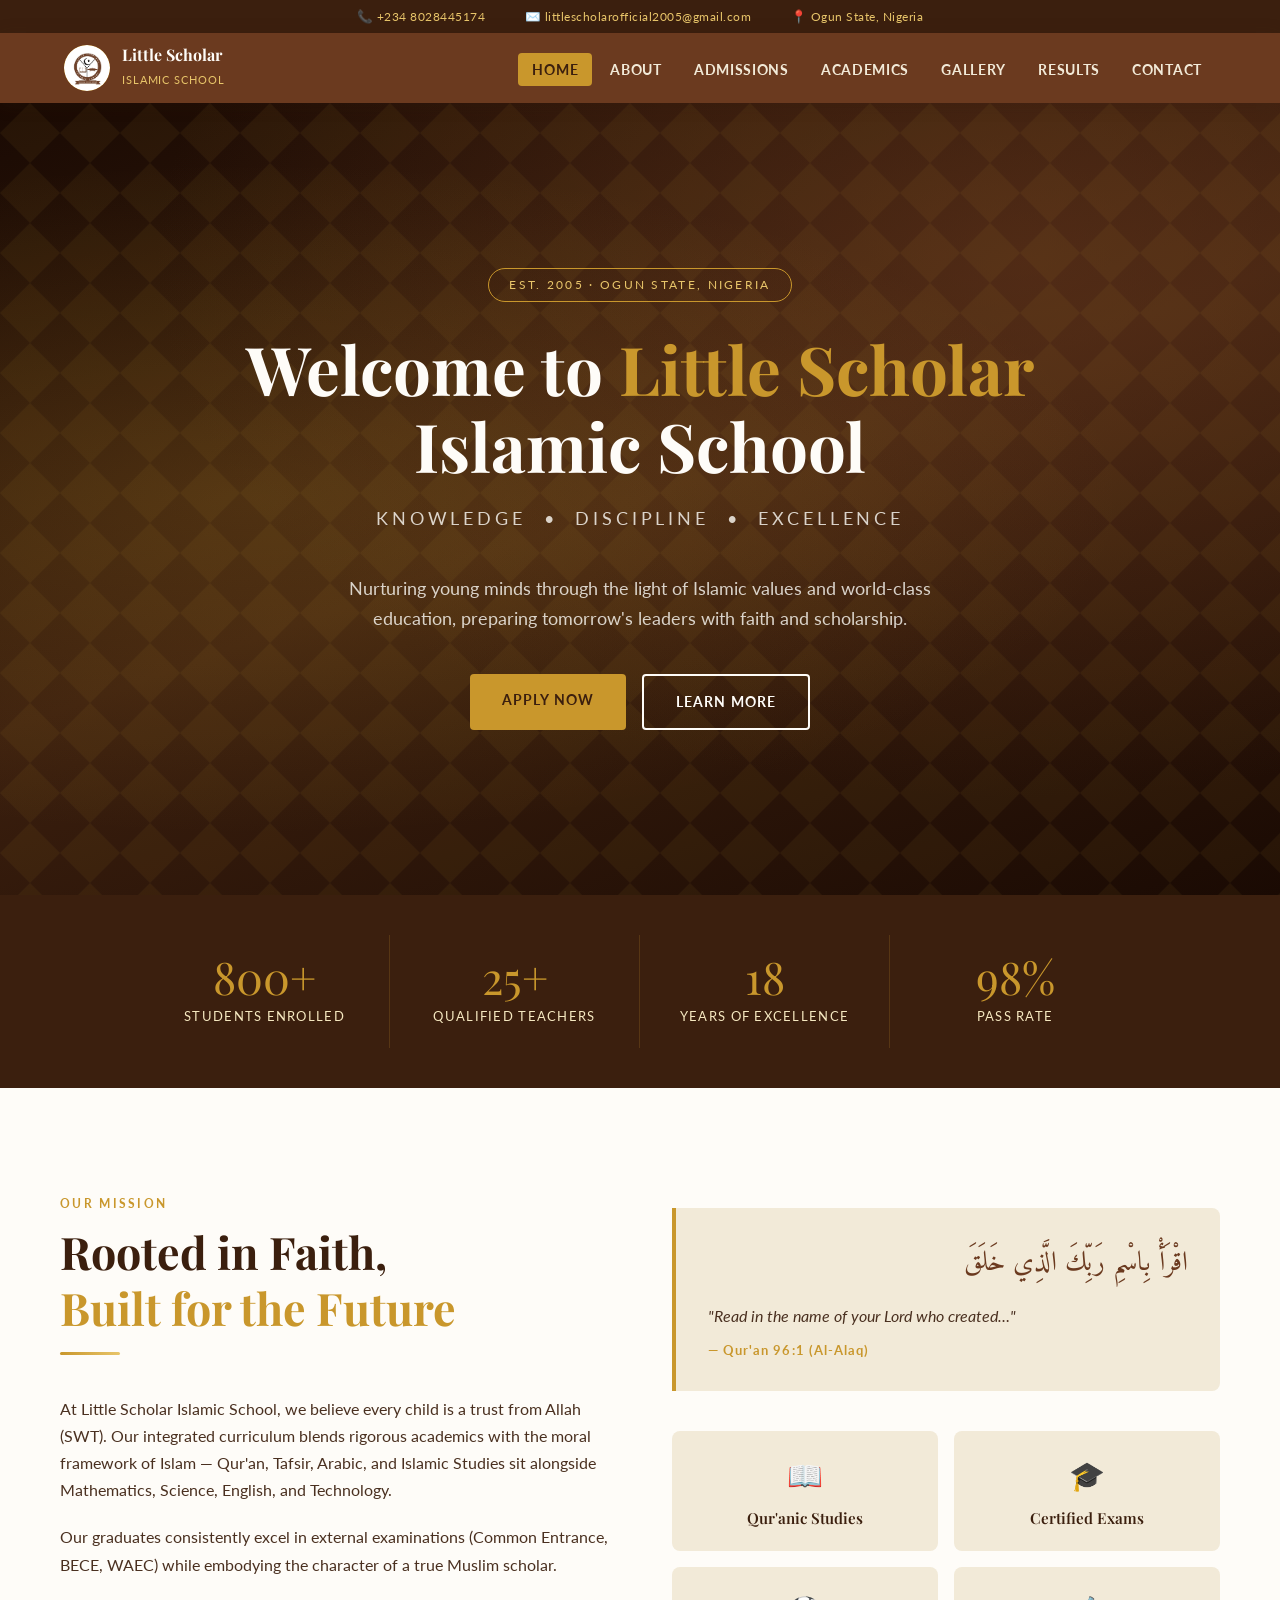
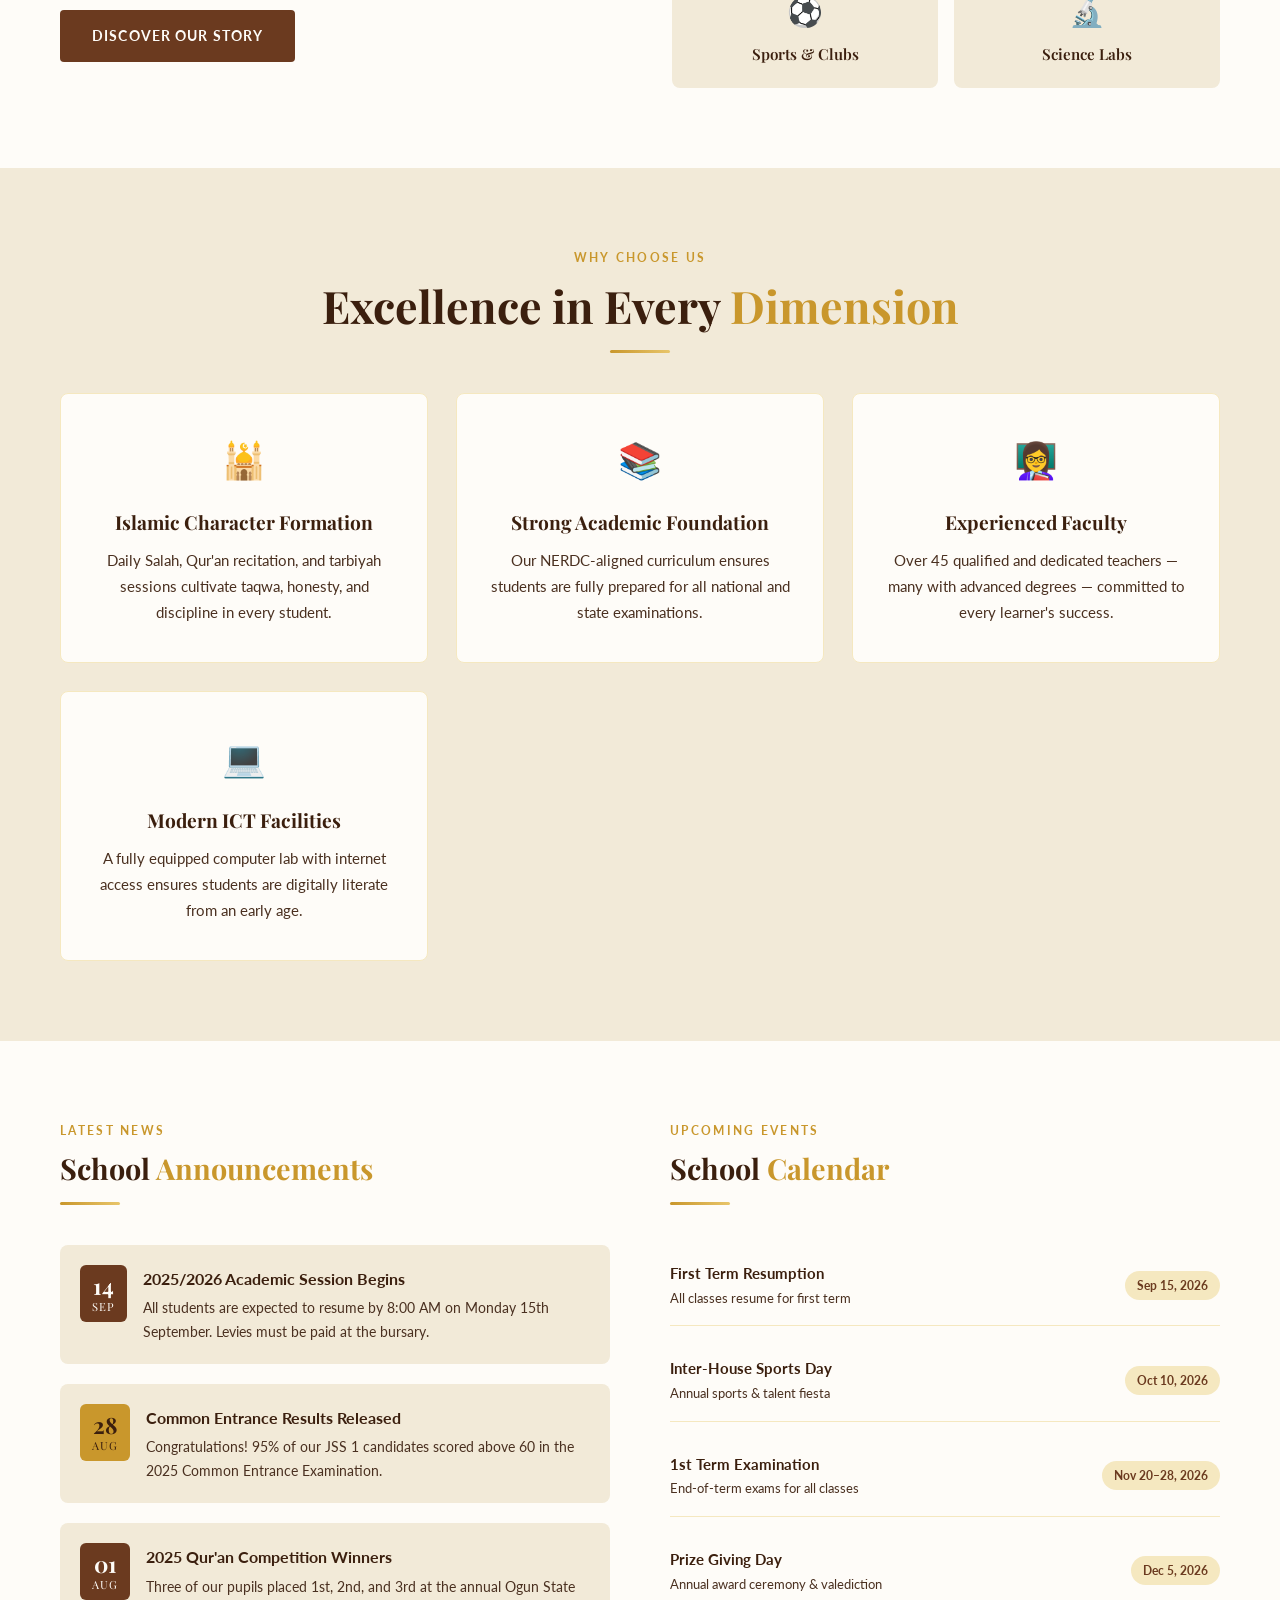
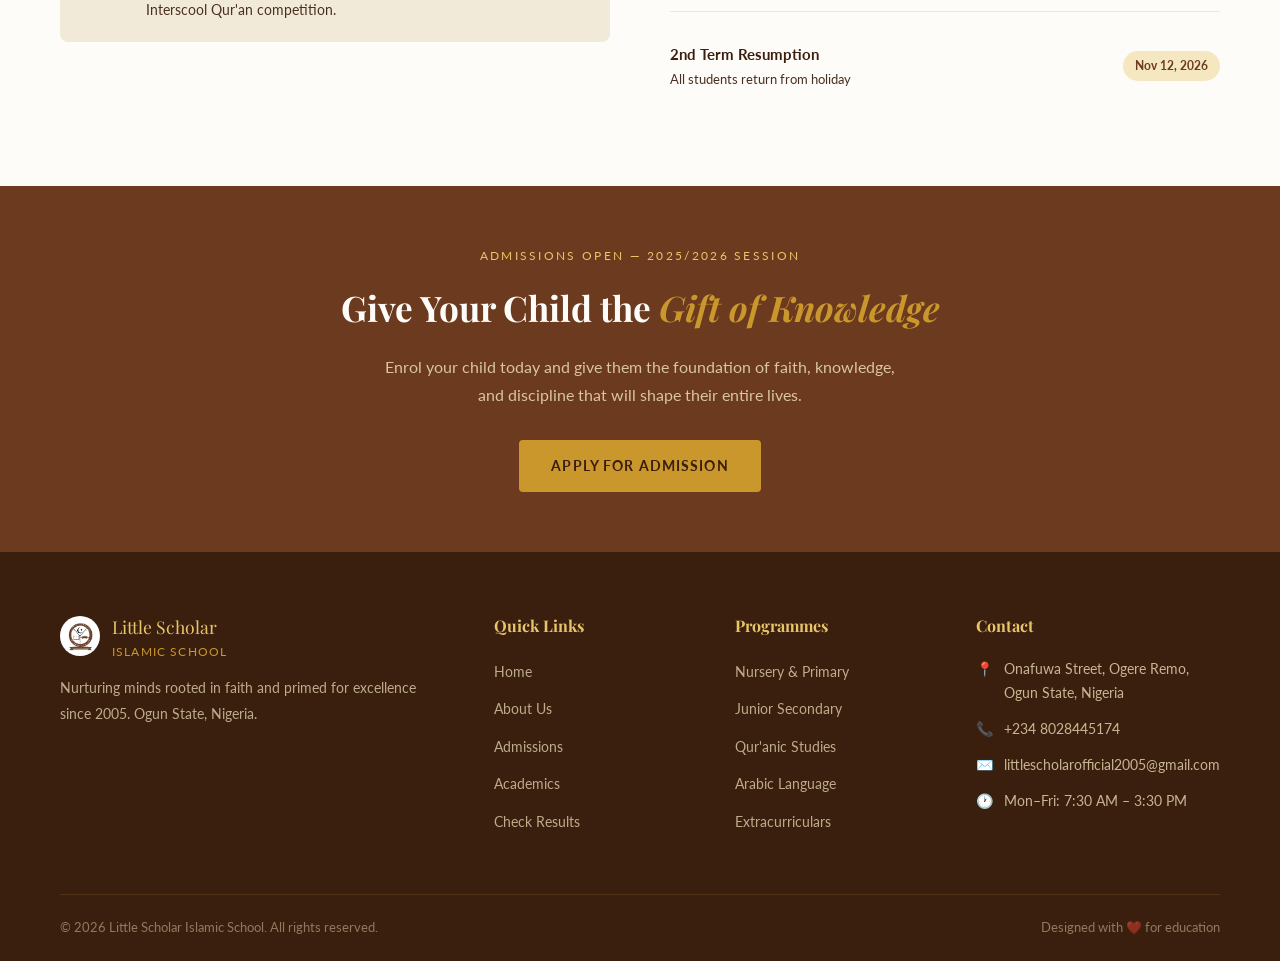
<file: index.html>
<!DOCTYPE html>
<html lang="en">
<head>
  <meta charset="UTF-8" />
  <meta name="viewport" content="width=device-width, initial-scale=1.0"/>
  <title>Home | Little Scholar Islamic School</title>
    <link rel="icon" type="image/jpg" href="video/favricon.png.jpeg">
  <link rel="stylesheet" href="style.css"/>
</head>
<body>

<!-- TOPBAR -->
<div class="topbar">
  <span>📞 +234 8028445174</span>
  <span>✉️ littlescholarofficial2005@gmail.com</span>
  <span>📍 Ogun State, Nigeria</span>
</div>

<!-- NAVBAR -->
<nav>
  <div class="nav-inner">
    <a href="index.html" class="nav-logo">
      <div class="nav-logo-icon">
  <img src="logo.png.jpeg" alt="Little Scholar Logo">
</div> 
      <div class="nav-logo-text">
        <strong>Little Scholar</strong>
        <span>Islamic School</span>
      </div>
    </a>
    <ul class="nav-links">
      <li><a href="index.html" class="active">Home</a></li>
      <li><a href="about.html">About</a></li>
      <li><a href="admissions.html">Admissions</a></li>
      <li><a href="academics.html">Academics</a></li>
      <li><a href="gallery.html">Gallery</a></li>
      <li><a href="result.html">Results</a></li>
      <li><a href="contact.html">Contact</a></li>
    </ul>
    <div class="hamburger"><span></span><span></span><span></span></div>
  </div>
</nav>

<!-- HERO -->
<section class="hero">
  <div class="hero-bg"></div>
  <div class="hero-pattern"></div>
  <div class="hero-content">
    <div class="hero-badge">Est. 2005 · Ogun State, Nigeria</div>
    <h1>Welcome to <em>Little Scholar</em><br>Islamic School</h1>
    <p class="hero-slogan">Knowledge &nbsp;•&nbsp; Discipline &nbsp;•&nbsp; Excellence</p>
    <p>Nurturing young minds through the light of Islamic values and world-class education, preparing tomorrow's leaders with faith and scholarship.</p>
    <div class="hero-btns">
      <a href="admissions.html" class="btn btn-gold">Apply Now</a>
      <a href="about.html" class="btn btn-outline">Learn More</a>
    </div>
  </div>
</section>

<!-- STATS -->
<div class="stats-bar">
  <div class="stats-grid">
    <div class="stat-item"><div class="stat-num">800+</div><div class="stat-label">Students Enrolled</div></div>
    <div class="stat-item"><div class="stat-num">25+</div><div class="stat-label">Qualified Teachers</div></div>
    <div class="stat-item"><div class="stat-num">18</div><div class="stat-label">Years of Excellence</div></div>
    <div class="stat-item"><div class="stat-num">98%</div><div class="stat-label">Pass Rate</div></div>
  </div>
</div>

<!-- INTRO -->
<section>
  <div class="container">
    <div style="display:grid; grid-template-columns:1fr 1fr; gap:64px; align-items:center;">
      <div>
        <div class="section-label">Our Mission</div>
        <h2 class="section-title">Rooted in Faith,<br><em>Built for the Future</em></h2>
        <div class="section-divider left"></div>
        <p style="color:var(--text-mid); margin-bottom:20px;">At Little Scholar Islamic School, we believe every child is a trust from Allah (SWT). Our integrated curriculum blends rigorous academics with the moral framework of Islam — Qur'an, Tafsir, Arabic, and Islamic Studies sit alongside Mathematics, Science, English, and Technology.</p>
        <p style="color:var(--text-mid); margin-bottom:32px;">Our graduates consistently excel in external examinations (Common Entrance, BECE, WAEC) while embodying the character of a true Muslim scholar.</p>
        <a href="about.html" class="btn btn-brown">Discover Our Story</a>
      </div>
      <div>
        <div class="verse-box">
          <div class="verse-arabic">اقْرَأْ بِاسْمِ رَبِّكَ الَّذِي خَلَقَ</div>
          <p class="verse-trans">"Read in the name of your Lord who created…"</p>
          <span class="verse-ref">— Qur'an 96:1 (Al-Alaq)</span>
        </div>
        <div style="display:grid;grid-template-columns:1fr 1fr;gap:16px;margin-top:16px;">
          <div style="background:var(--off-white);padding:20px;border-radius:8px;text-align:center;">
            <div style="font-size:1.8rem;margin-bottom:6px;">📖</div>
            <div style="font-family:'Playfair Display',serif;color:var(--brown-dark);font-size:0.95rem;font-weight:600;">Qur'anic Studies</div>
          </div>
          <div style="background:var(--off-white);padding:20px;border-radius:8px;text-align:center;">
            <div style="font-size:1.8rem;margin-bottom:6px;">🎓</div>
            <div style="font-family:'Playfair Display',serif;color:var(--brown-dark);font-size:0.95rem;font-weight:600;">Certified Exams</div>
          </div>
          <div style="background:var(--off-white);padding:20px;border-radius:8px;text-align:center;">
            <div style="font-size:1.8rem;margin-bottom:6px;">⚽</div>
            <div style="font-family:'Playfair Display',serif;color:var(--brown-dark);font-size:0.95rem;font-weight:600;">Sports & Clubs</div>
          </div>
          <div style="background:var(--off-white);padding:20px;border-radius:8px;text-align:center;">
            <div style="font-size:1.8rem;margin-bottom:6px;">🔬</div>
            <div style="font-family:'Playfair Display',serif;color:var(--brown-dark);font-size:0.95rem;font-weight:600;">Science Labs</div>
          </div>
        </div>
      </div>
    </div>
  </div>
</section>

<!-- WHY CHOOSE US -->
<section style="background:var(--off-white);">
  <div class="container text-center">
    <div class="section-label">Why Choose Us</div>
    <h2 class="section-title">Excellence in Every <em>Dimension</em></h2>
    <div class="section-divider"></div>
    <div class="cards-grid">
      <div class="card reveal">
        <div class="card-icon">🕌</div>
        <h3>Islamic Character Formation</h3>
        <p>Daily Salah, Qur'an recitation, and tarbiyah sessions cultivate taqwa, honesty, and discipline in every student.</p>
      </div>
      <div class="card reveal">
        <div class="card-icon">📚</div>
        <h3>Strong Academic Foundation</h3>
        <p>Our NERDC-aligned curriculum ensures students are fully prepared for all national and state examinations.</p>
      </div>
      <div class="card reveal">
        <div class="card-icon">👩‍🏫</div>
        <h3>Experienced Faculty</h3>
        <p>Over 45 qualified and dedicated teachers — many with advanced degrees — committed to every learner's success.</p>
      </div>
      <div class="card reveal">
        <div class="card-icon">💻</div>
        <h3>Modern ICT Facilities</h3>
        <p>A fully equipped computer lab with internet access ensures students are digitally literate from an early age.</p>
      </div>
      <div class="card reveal">
        <div class="card-icon">🌍</div>
        <h3>Arabic Language Programme</h3>
        <p>Weekly Arabic lessons and language clubs help students connect directly with the Qur'an and Islamic heritage.</p>
      </div>
      <div class="card reveal">
        <div class="card-icon">🤝</div>
        <h3>Parental Partnership</h3>
        <p>Regular parent-teacher meetings and a transparent result portal keep families fully engaged in each child's journey.</p>
      </div>
    </div>
  </div>
</section>

<!-- ANNOUNCEMENTS -->
<section>
  <div class="container">
    <div style="display:grid;grid-template-columns:1fr 1fr;gap:60px;">
      <!-- News -->
      <div>
        <div class="section-label">Latest News</div>
        <h2 class="section-title" style="font-size:1.8rem;">School <em>Announcements</em></h2>
        <div class="section-divider left"></div>
        <div style="display:flex;flex-direction:column;gap:20px;">
          <div style="display:flex;gap:16px;padding:20px;background:var(--off-white);border-radius:8px;align-items:flex-start;">
            <div style="background:var(--brown-mid);color:var(--white);padding:8px 12px;border-radius:6px;text-align:center;font-family:'Playfair Display',serif;flex-shrink:0;line-height:1.2;"><div style="font-size:1.4rem;font-weight:700;">14</div><div style="font-size:0.7rem;letter-spacing:0.1em;">SEP</div></div>
            <div><div style="font-weight:700;color:var(--brown-dark);margin-bottom:4px;">2025/2026 Academic Session Begins</div><div style="font-size:0.88rem;color:var(--text-mid);">All students are expected to resume by 8:00 AM on Monday 15th September. Levies must be paid at the bursary.</div></div>
          </div>
          <div style="display:flex;gap:16px;padding:20px;background:var(--off-white);border-radius:8px;align-items:flex-start;">
            <div style="background:var(--gold);color:var(--brown-dark);padding:8px 12px;border-radius:6px;text-align:center;font-family:'Playfair Display',serif;flex-shrink:0;line-height:1.2;"><div style="font-size:1.4rem;font-weight:700;">28</div><div style="font-size:0.7rem;letter-spacing:0.1em;">AUG</div></div>
            <div><div style="font-weight:700;color:var(--brown-dark);margin-bottom:4px;">Common Entrance Results Released</div><div style="font-size:0.88rem;color:var(--text-mid);">Congratulations! 95% of our JSS 1 candidates scored above 60 in the 2025 Common Entrance Examination.</div></div>
          </div>
          <div style="display:flex;gap:16px;padding:20px;background:var(--off-white);border-radius:8px;align-items:flex-start;">
            <div style="background:var(--brown-mid);color:var(--white);padding:8px 12px;border-radius:6px;text-align:center;font-family:'Playfair Display',serif;flex-shrink:0;line-height:1.2;"><div style="font-size:1.4rem;font-weight:700;">01</div><div style="font-size:0.7rem;letter-spacing:0.1em;">AUG</div></div>
            <div><div style="font-weight:700;color:var(--brown-dark);margin-bottom:4px;">2025 Qur'an Competition Winners</div><div style="font-size:0.88rem;color:var(--text-mid);">Three of our pupils placed 1st, 2nd, and 3rd at the annual Ogun State Interscool Qur'an competition.</div></div>
          </div>
        </div>
      </div>
      <!-- Events -->
      <div>
        <div class="section-label">Upcoming Events</div>
        <h2 class="section-title" style="font-size:1.8rem;">School <em>Calendar</em></h2>
        <div class="section-divider left"></div>
        <div style="display:flex;flex-direction:column;gap:14px;">
          <div style="display:flex;justify-content:space-between;align-items:center;padding:16px 0;border-bottom:1px solid var(--gold-pale);">
            <div><div style="font-weight:700;color:var(--brown-dark);font-size:0.95rem;">First Term Resumption</div><div style="font-size:0.82rem;color:var(--text-mid);">All classes resume for first term</div></div>
            <span style="background:var(--gold-pale);color:var(--brown-mid);padding:4px 12px;border-radius:20px;font-size:0.78rem;font-weight:700;white-space:nowrap;">Sep 15, 2026</span>
          </div>
          <div style="display:flex;justify-content:space-between;align-items:center;padding:16px 0;border-bottom:1px solid var(--gold-pale);">
            <div><div style="font-weight:700;color:var(--brown-dark);font-size:0.95rem;">Inter-House Sports Day</div><div style="font-size:0.82rem;color:var(--text-mid);">Annual sports & talent fiesta</div></div>
            <span style="background:var(--gold-pale);color:var(--brown-mid);padding:4px 12px;border-radius:20px;font-size:0.78rem;font-weight:700;white-space:nowrap;">Oct 10, 2026</span>
          </div>
          <div style="display:flex;justify-content:space-between;align-items:center;padding:16px 0;border-bottom:1px solid var(--gold-pale);">
            <div><div style="font-weight:700;color:var(--brown-dark);font-size:0.95rem;">1st Term Examination</div><div style="font-size:0.82rem;color:var(--text-mid);">End-of-term exams for all classes</div></div>
            <span style="background:var(--gold-pale);color:var(--brown-mid);padding:4px 12px;border-radius:20px;font-size:0.78rem;font-weight:700;white-space:nowrap;">Nov 20–28, 2026</span>
          </div>
          <div style="display:flex;justify-content:space-between;align-items:center;padding:16px 0;border-bottom:1px solid var(--gold-pale);">
            <div><div style="font-weight:700;color:var(--brown-dark);font-size:0.95rem;">Prize Giving Day</div><div style="font-size:0.82rem;color:var(--text-mid);">Annual award ceremony & valediction</div></div>
            <span style="background:var(--gold-pale);color:var(--brown-mid);padding:4px 12px;border-radius:20px;font-size:0.78rem;font-weight:700;white-space:nowrap;">Dec 5, 2026</span>
          </div>
          <div style="display:flex;justify-content:space-between;align-items:center;padding:16px 0;">
            <div><div style="font-weight:700;color:var(--brown-dark);font-size:0.95rem;">2nd Term Resumption</div><div style="font-size:0.82rem;color:var(--text-mid);">All students return from holiday</div></div>
            <span style="background:var(--gold-pale);color:var(--brown-mid);padding:4px 12px;border-radius:20px;font-size:0.78rem;font-weight:700;white-space:nowrap;">Nov 12, 2026</span>
          </div>
        </div>
      </div>
    </div>
  </div>
</section>

<!-- CTA BANNER -->
<section style="background:var(--brown-mid);padding:60px 24px;text-align:center;">
  <div class="container">
    <div style="font-size:0.72rem;letter-spacing:0.2em;text-transform:uppercase;color:var(--gold-light);margin-bottom:12px;">Admissions Open — 2025/2026 Session</div>
    <h2 style="font-family:'Playfair Display',serif;color:var(--white);font-size:2.2rem;margin-bottom:16px;">Give Your Child the <em style="color:var(--gold);">Gift of Knowledge</em></h2>
    <p style="color:rgba(245,232,192,0.8);max-width:520px;margin:0 auto 32px;">Enrol your child today and give them the foundation of faith, knowledge, and discipline that will shape their entire lives.</p>
    <a href="admissions.html" class="btn btn-gold">Apply for Admission</a>
  </div>
</section>

<!-- FOOTER -->
<footer>
  <div class="footer-grid">

    <!-- BRAND -->
    <div class="footer-brand">

      <div style="display:flex;align-items:center;gap:12px;margin-bottom:10px;">

        <div style="width:40px;height:40px;border-radius:50%;overflow:hidden;display:flex;align-items:center;justify-content:center;background:var(--gold);flex-shrink:0;">
          <img src="logo.png.jpeg" alt="Logo"
          style="width:100%;height:100%;object-fit:cover;">
        </div>

        <div>
          <div style="font-family:'Playfair Display',serif;color:var(--gold-light);font-size:1.1rem;">
            Little Scholar
          </div>
          <div style="font-size:0.72rem;letter-spacing:0.1em;color:var(--gold);text-transform:uppercase;">
            Islamic School
          </div>
        </div>

      </div>

      <p>
        Nurturing minds rooted in faith and primed for excellence since 2005. Ogun State, Nigeria.
      </p>

    </div>

    <!-- QUICK LINKS -->
    <div class="footer-col">
      <h4>Quick Links</h4>
      <ul>
        <li><a href="index.html">Home</a></li>
        <li><a href="about.html">About Us</a></li>
        <li><a href="admissions.html">Admissions</a></li>
        <li><a href="academics.html">Academics</a></li>
        <li><a href="result.html">Check Results</a></li>
      </ul>
    </div>

    <!-- PROGRAMMES -->
    <div class="footer-col">
      <h4>Programmes</h4>
      <ul>
        <li><a href="academics.html">Nursery &amp; Primary</a></li>
        <li><a href="academics.html">Junior Secondary</a></li>
        <li><a href="academics.html">Qur'anic Studies</a></li>
        <li><a href="academics.html">Arabic Language</a></li>
        <li><a href="academics.html">Extracurriculars</a></li>
      </ul>
    </div>

    <!-- CONTACT -->
    <div class="footer-col">
      <h4>Contact</h4>

      <div class="footer-contact-item">
        <span>📍</span>
        <span>Onafuwa Street, Ogere Remo, Ogun State, Nigeria</span>
      </div>

      <div class="footer-contact-item">
        <span>📞</span>
        <span>+234 8028445174</span>
      </div>

      <div class="footer-contact-item">
        <span>✉️</span>
        <span>littlescholarofficial2005@gmail.com</span>
      </div>

      <div class="footer-contact-item">
        <span>🕐</span>
        <span>Mon–Fri: 7:30 AM – 3:30 PM</span>
      </div>
    </div>

  </div>

  <!-- BOTTOM -->
  <div class="footer-bottom">
    <span>© 2026 Little Scholar Islamic School. All rights reserved.</span>
    <span>Designed with ❤️ for education</span>
  </div>
</footer>
<script src="main.js"></script>
</body>
</html>
</file>
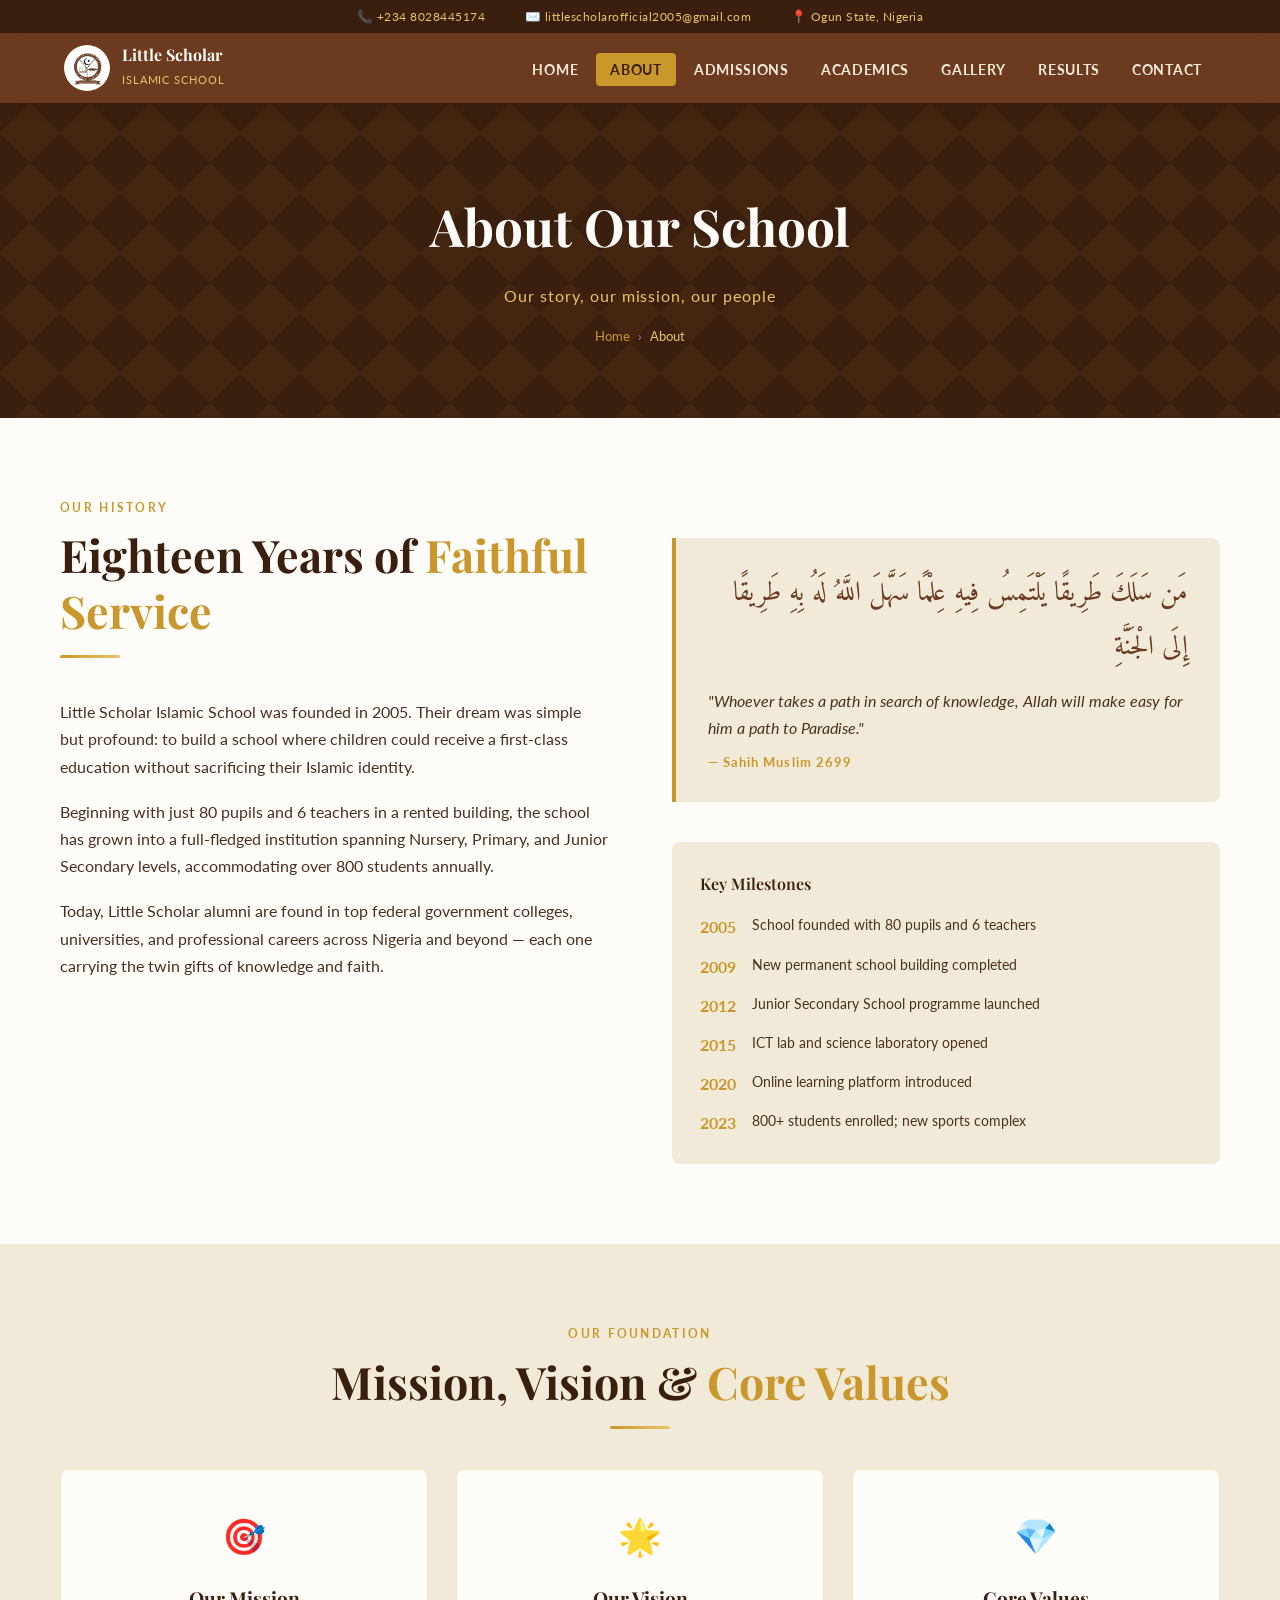
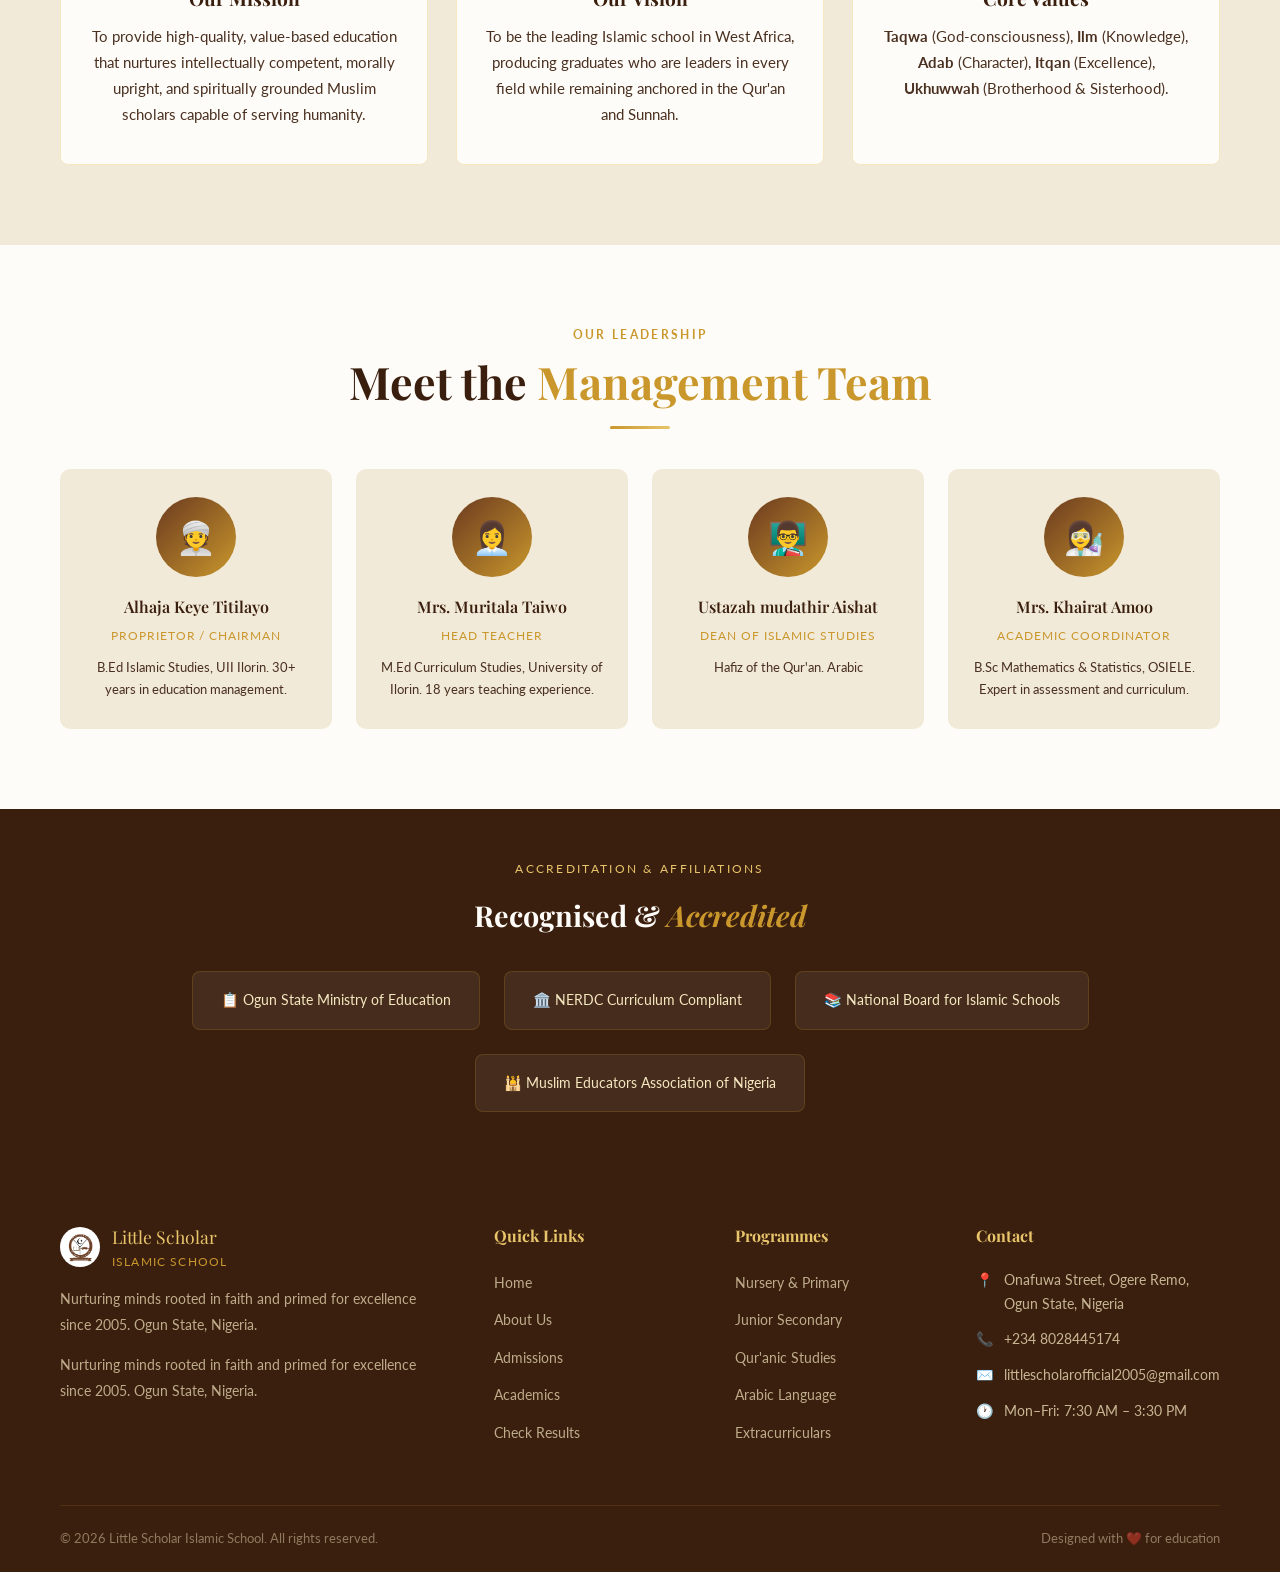
<file: about.html>
<!DOCTYPE html>
<html lang="en">
<head>
  <meta charset="UTF-8"/>
  <meta name="viewport" content="width=device-width, initial-scale=1.0"/>
  <title>About Us | Little Scholar Islamic School</title>
  <link rel="stylesheet" href="style.css"/>
</head>
<body>

<div class="topbar">
  <span>📞 +234 8028445174</span>
  <span>✉️ littlescholarofficial2005@gmail.com</span>
  <span>📍 Ogun State, Nigeria</span>
</div>

<nav>
  <div class="nav-inner">
    <a href="index.html" class="nav-logo">
      <div class="nav-logo-icon">
  <img src="logo.png.jpeg" alt="Little Scholar Logo">
</div> 
      <div class="nav-logo-text"><strong>Little Scholar</strong><span>Islamic School</span></div>
    </a>
    <ul class="nav-links">
      <li><a href="index.html">Home</a></li>
      <li><a href="about.html" class="active">About</a></li>
      <li><a href="admissions.html">Admissions</a></li>
      <li><a href="academics.html">Academics</a></li>
      <li><a href="gallery.html">Gallery</a></li>
      <li><a href="result.html">Results</a></li>
      <li><a href="contact.html">Contact</a></li>
    </ul>
    <div class="hamburger"><span></span><span></span><span></span></div>
  </div>
</nav>

<div class="page-header">
  <div class="page-header-content">
    <h1>About Our School</h1>
    <p>Our story, our mission, our people</p>
    <div class="breadcrumb"><a href="index.html">Home</a><span>›</span><span style="color:var(--gold-light);">About</span></div>
  </div>
</div>

<!-- OUR STORY -->
<section>
  <div class="container">
    <div style="display:grid;grid-template-columns:1fr 1fr;gap:64px;align-items:start;">
      <div>
        <div class="section-label">Our History</div>
        <h2 class="section-title">Eighteen Years of <em>Faithful Service</em></h2>
        <div class="section-divider left"></div>
        <p style="color:var(--text-mid);margin-bottom:18px;">Little Scholar Islamic School was founded in 2005. Their dream was simple but profound: to build a school where children could receive a first-class education without sacrificing their Islamic identity.</p>
        <p style="color:var(--text-mid);margin-bottom:18px;">Beginning with just 80 pupils and 6 teachers in a rented building, the school has grown into a full-fledged institution spanning Nursery, Primary, and Junior Secondary levels, accommodating over 800 students annually.</p>
        <p style="color:var(--text-mid);">Today, Little Scholar alumni are found in top federal government colleges, universities, and professional careers across Nigeria and beyond — each one carrying the twin gifts of knowledge and faith.</p>
      </div>
      <div>
        <div class="verse-box">
          <div class="verse-arabic">مَن سَلَكَ طَرِيقًا يَلْتَمِسُ فِيهِ عِلْمًا سَهَّلَ اللَّهُ لَهُ بِهِ طَرِيقًا إِلَى الْجَنَّةِ</div>
          <p class="verse-trans">"Whoever takes a path in search of knowledge, Allah will make easy for him a path to Paradise."</p>
          <span class="verse-ref">— Sahih Muslim 2699</span>
        </div>
        <div style="margin-top:24px;background:var(--off-white);border-radius:8px;padding:28px;">
          <div style="font-family:'Playfair Display',serif;color:var(--brown-dark);font-size:1rem;font-weight:600;margin-bottom:16px;">Key Milestones</div>
          <div style="display:flex;flex-direction:column;gap:12px;">
            <div style="display:flex;gap:12px;align-items:flex-start;"><span style="color:var(--gold);font-weight:700;width:40px;flex-shrink:0;">2005</span><span style="color:var(--text-mid);font-size:0.9rem;">School founded with 80 pupils and 6 teachers</span></div>
            <div style="display:flex;gap:12px;align-items:flex-start;"><span style="color:var(--gold);font-weight:700;width:40px;flex-shrink:0;">2009</span><span style="color:var(--text-mid);font-size:0.9rem;">New permanent school building completed</span></div>
            <div style="display:flex;gap:12px;align-items:flex-start;"><span style="color:var(--gold);font-weight:700;width:40px;flex-shrink:0;">2012</span><span style="color:var(--text-mid);font-size:0.9rem;">Junior Secondary School programme launched</span></div>
            <div style="display:flex;gap:12px;align-items:flex-start;"><span style="color:var(--gold);font-weight:700;width:40px;flex-shrink:0;">2015</span><span style="color:var(--text-mid);font-size:0.9rem;">ICT lab and science laboratory opened</span></div>
            <div style="display:flex;gap:12px;align-items:flex-start;"><span style="color:var(--gold);font-weight:700;width:40px;flex-shrink:0;">2020</span><span style="color:var(--text-mid);font-size:0.9rem;">Online learning platform introduced</span></div>
            <div style="display:flex;gap:12px;align-items:flex-start;"><span style="color:var(--gold);font-weight:700;width:40px;flex-shrink:0;">2023</span><span style="color:var(--text-mid);font-size:0.9rem;">800+ students enrolled; new sports complex</span></div>
          </div>
        </div>
      </div>
    </div>
  </div>
</section>

<!-- MISSION/VISION/VALUES -->
<section style="background:var(--off-white);">
  <div class="container text-center">
    <div class="section-label">Our Foundation</div>
    <h2 class="section-title">Mission, Vision &amp; <em>Core Values</em></h2>
    <div class="section-divider"></div>
    <div class="cards-grid">
      <div class="card">
        <div class="card-icon">🎯</div>
        <h3>Our Mission</h3>
        <p>To provide high-quality, value-based education that nurtures intellectually competent, morally upright, and spiritually grounded Muslim scholars capable of serving humanity.</p>
      </div>
      <div class="card">
        <div class="card-icon">🌟</div>
        <h3>Our Vision</h3>
        <p>To be the leading Islamic school in West Africa, producing graduates who are leaders in every field while remaining anchored in the Qur'an and Sunnah.</p>
      </div>
      <div class="card">
        <div class="card-icon">💎</div>
        <h3>Core Values</h3>
        <p><strong>Taqwa</strong> (God-consciousness), <strong>Ilm</strong> (Knowledge), <strong>Adab</strong> (Character), <strong>Itqan</strong> (Excellence), <strong>Ukhuwwah</strong> (Brotherhood &amp; Sisterhood).</p>
      </div>
    </div>
  </div>
</section>

<!-- LEADERSHIP TEAM -->
<section>
  <div class="container">
    <div class="text-center">
      <div class="section-label">Our Leadership</div>
      <h2 class="section-title">Meet the <em>Management Team</em></h2>
      <div class="section-divider"></div>
    </div>
    <div style="display:grid;grid-template-columns:repeat(4,1fr);gap:24px;">
      <div style="text-align:center;padding:28px 20px;background:var(--off-white);border-radius:10px;transition:transform 0.25s,box-shadow 0.25s;" onmouseover="this.style.transform='translateY(-6px)';this.style.boxShadow='0 16px 40px rgba(59,31,14,0.14)'" onmouseout="this.style.transform='';this.style.boxShadow=''">
        <div style="width:80px;height:80px;border-radius:50%;background:linear-gradient(135deg,var(--brown-mid),var(--gold));display:flex;align-items:center;justify-content:center;font-size:2rem;margin:0 auto 16px;">👳</div>
        <div style="font-family:'Playfair Display',serif;color:var(--brown-dark);font-size:1rem;font-weight:600;">Alhaja Keye Titilayo</div>
        <div style="font-size:0.78rem;color:var(--gold);letter-spacing:0.08em;text-transform:uppercase;margin-top:4px;">Proprietor / Chairman</div>
        <p style="font-size:0.83rem;color:var(--text-mid);margin-top:10px;">B.Ed Islamic Studies, UII Ilorin. 30+ years in education management.</p>
      </div>
      <div style="text-align:center;padding:28px 20px;background:var(--off-white);border-radius:10px;transition:transform 0.25s,box-shadow 0.25s;" onmouseover="this.style.transform='translateY(-6px)';this.style.boxShadow='0 16px 40px rgba(59,31,14,0.14)'" onmouseout="this.style.transform='';this.style.boxShadow=''">
        <div style="width:80px;height:80px;border-radius:50%;background:linear-gradient(135deg,var(--brown-mid),var(--gold));display:flex;align-items:center;justify-content:center;font-size:2rem;margin:0 auto 16px;">👩‍💼</div>
        <div style="font-family:'Playfair Display',serif;color:var(--brown-dark);font-size:1rem;font-weight:600;">Mrs. Muritala Taiwo</div>
        <div style="font-size:0.78rem;color:var(--gold);letter-spacing:0.08em;text-transform:uppercase;margin-top:4px;">Head Teacher</div>
        <p style="font-size:0.83rem;color:var(--text-mid);margin-top:10px;">M.Ed Curriculum Studies, University of Ilorin. 18 years teaching experience.</p>
      </div>
      <div style="text-align:center;padding:28px 20px;background:var(--off-white);border-radius:10px;transition:transform 0.25s,box-shadow 0.25s;" onmouseover="this.style.transform='translateY(-6px)';this.style.boxShadow='0 16px 40px rgba(59,31,14,0.14)'" onmouseout="this.style.transform='';this.style.boxShadow=''">
        <div style="width:80px;height:80px;border-radius:50%;background:linear-gradient(135deg,var(--brown-mid),var(--gold));display:flex;align-items:center;justify-content:center;font-size:2rem;margin:0 auto 16px;">👨‍🏫</div>
        <div style="font-family:'Playfair Display',serif;color:var(--brown-dark);font-size:1rem;font-weight:600;">Ustazah mudathir Aishat</div>
        <div style="font-size:0.78rem;color:var(--gold);letter-spacing:0.08em;text-transform:uppercase;margin-top:4px;">Dean of Islamic Studies</div>
        <p style="font-size:0.83rem;color:var(--text-mid);margin-top:10px;">Hafiz of the Qur'an. Arabic </p>
      </div>
      <div style="text-align:center;padding:28px 20px;background:var(--off-white);border-radius:10px;transition:transform 0.25s,box-shadow 0.25s;" onmouseover="this.style.transform='translateY(-6px)';this.style.boxShadow='0 16px 40px rgba(59,31,14,0.14)'" onmouseout="this.style.transform='';this.style.boxShadow=''">
        <div style="width:80px;height:80px;border-radius:50%;background:linear-gradient(135deg,var(--brown-mid),var(--gold));display:flex;align-items:center;justify-content:center;font-size:2rem;margin:0 auto 16px;">👩‍🔬</div>
        <div style="font-family:'Playfair Display',serif;color:var(--brown-dark);font-size:1rem;font-weight:600;">Mrs. Khairat Amoo</div>
        <div style="font-size:0.78rem;color:var(--gold);letter-spacing:0.08em;text-transform:uppercase;margin-top:4px;">Academic Coordinator</div>
        <p style="font-size:0.83rem;color:var(--text-mid);margin-top:10px;">B.Sc Mathematics &amp; Statistics, OSIELE. Expert in assessment and curriculum.</p>
      </div>
    </div>
  </div>
</section>

<!-- ACCREDITATION -->
<section style="background:var(--brown-dark);padding:50px 24px;text-align:center;">
  <div class="container">
    <div style="font-size:0.72rem;letter-spacing:0.2em;text-transform:uppercase;color:var(--gold-light);margin-bottom:12px;">Accreditation &amp; Affiliations</div>
    <h2 style="font-family:'Playfair Display',serif;color:var(--white);font-size:1.8rem;margin-bottom:32px;">Recognised &amp; <em style="color:var(--gold);">Accredited</em></h2>
    <div style="display:flex;justify-content:center;flex-wrap:wrap;gap:24px;">
      <div style="background:rgba(255,255,255,0.06);border:1px solid rgba(201,151,44,0.2);padding:16px 28px;border-radius:8px;color:var(--gold-pale);font-size:0.9rem;">📋 Ogun State Ministry of Education</div>
      <div style="background:rgba(255,255,255,0.06);border:1px solid rgba(201,151,44,0.2);padding:16px 28px;border-radius:8px;color:var(--gold-pale);font-size:0.9rem;">🏛️ NERDC Curriculum Compliant</div>
      <div style="background:rgba(255,255,255,0.06);border:1px solid rgba(201,151,44,0.2);padding:16px 28px;border-radius:8px;color:var(--gold-pale);font-size:0.9rem;">📚 National Board for Islamic Schools</div>
      <div style="background:rgba(255,255,255,0.06);border:1px solid rgba(201,151,44,0.2);padding:16px 28px;border-radius:8px;color:var(--gold-pale);font-size:0.9rem;">🕌 Muslim Educators Association of Nigeria</div>
    </div>
  </div>
</section>

<footer>
  <div class="footer-grid">
    <div class="footer-brand">
<div class="footer-brand">
  <div style="display:flex;align-items:center;gap:12px;margin-bottom:10px;">

    <div style="width:40px;height:40px;border-radius:50%;overflow:hidden;display:flex;align-items:center;justify-content:center;background:var(--gold);flex-shrink:0;">
      <img src="logo.png.jpeg" alt="Logo"
      style="width:100%;height:100%;object-fit:cover;">
    </div>

    <div>
      <div style="font-family:'Playfair Display',serif;color:var(--gold-light);font-size:1.1rem;">Little Scholar</div>
      <div style="font-size:0.72rem;letter-spacing:0.1em;color:var(--gold);text-transform:uppercase;">Islamic School</div>
    </div>

  </div>

  <p>Nurturing minds rooted in faith and primed for excellence since 2005. Ogun State, Nigeria.</p>
</div>
      <p>Nurturing minds rooted in faith and primed for excellence since 2005. Ogun State, Nigeria.</p>
    </div>
    <div class="footer-col"><h4>Quick Links</h4><ul><li><a href="index.html">Home</a></li><li><a href="about.html">About Us</a></li><li><a href="admissions.html">Admissions</a></li><li><a href="academics.html">Academics</a></li><li><a href="result.html">Check Results</a></li></ul></div>
    <div class="footer-col"><h4>Programmes</h4><ul><li><a href="academics.html">Nursery &amp; Primary</a></li><li><a href="academics.html">Junior Secondary</a></li><li><a href="academics.html">Qur'anic Studies</a></li><li><a href="academics.html">Arabic Language</a></li><li><a href="academics.html">Extracurriculars</a></li></ul></div>
    <div class="footer-col"><h4>Contact</h4><div class="footer-contact-item"><span>📍</span><span>Onafuwa Street, Ogere Remo, Ogun State, Nigeria</span></div><div class="footer-contact-item"><span>📞</span><span>+234 8028445174</span></div><div class="footer-contact-item"><span>✉️</span><span>littlescholarofficial2005@gmail.com</span></div><div class="footer-contact-item"><span>🕐</span><span>Mon–Fri: 7:30 AM – 3:30 PM</span></div></div>
  </div>
  <div class="footer-bottom"><span>© 2026 Little Scholar Islamic School. All rights reserved.</span><span>Designed with ❤️ for education</span></div>
</footer>

<script src="main.js"></script>
</body>
</html>
</file>
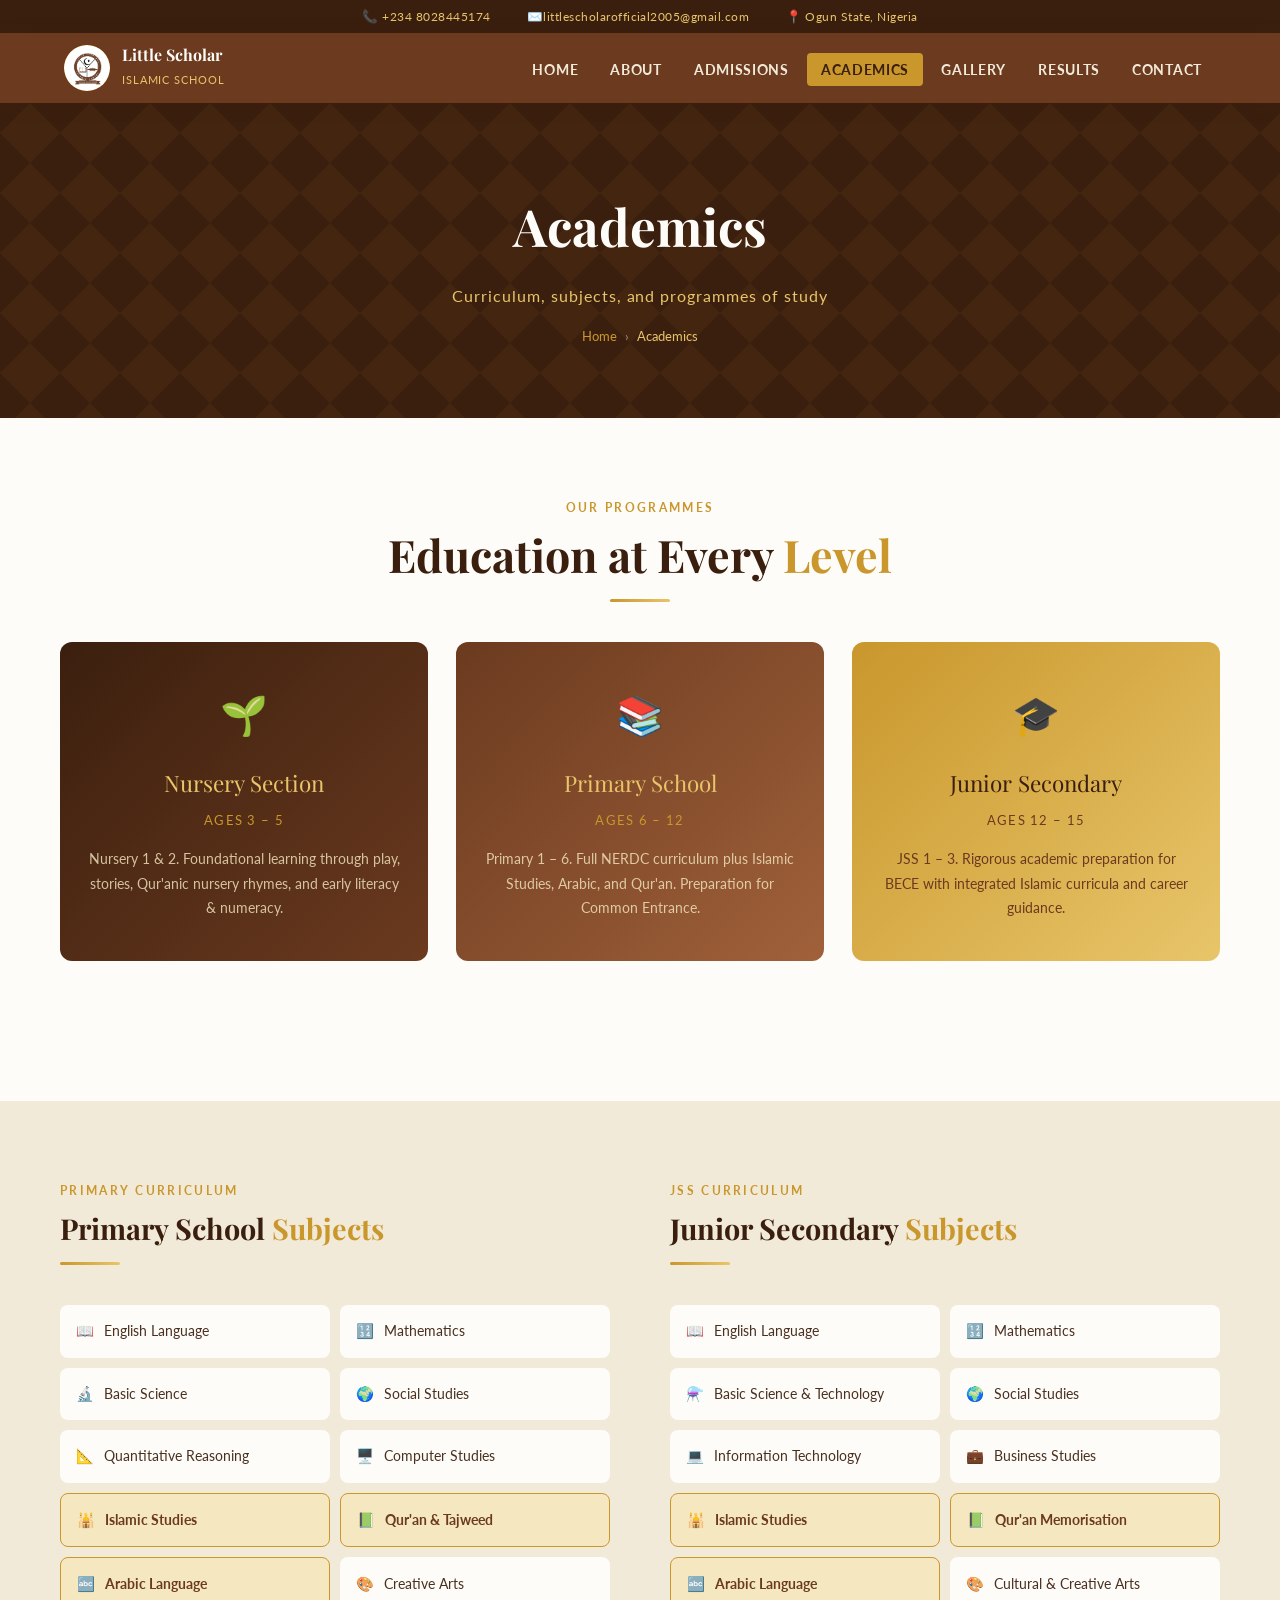
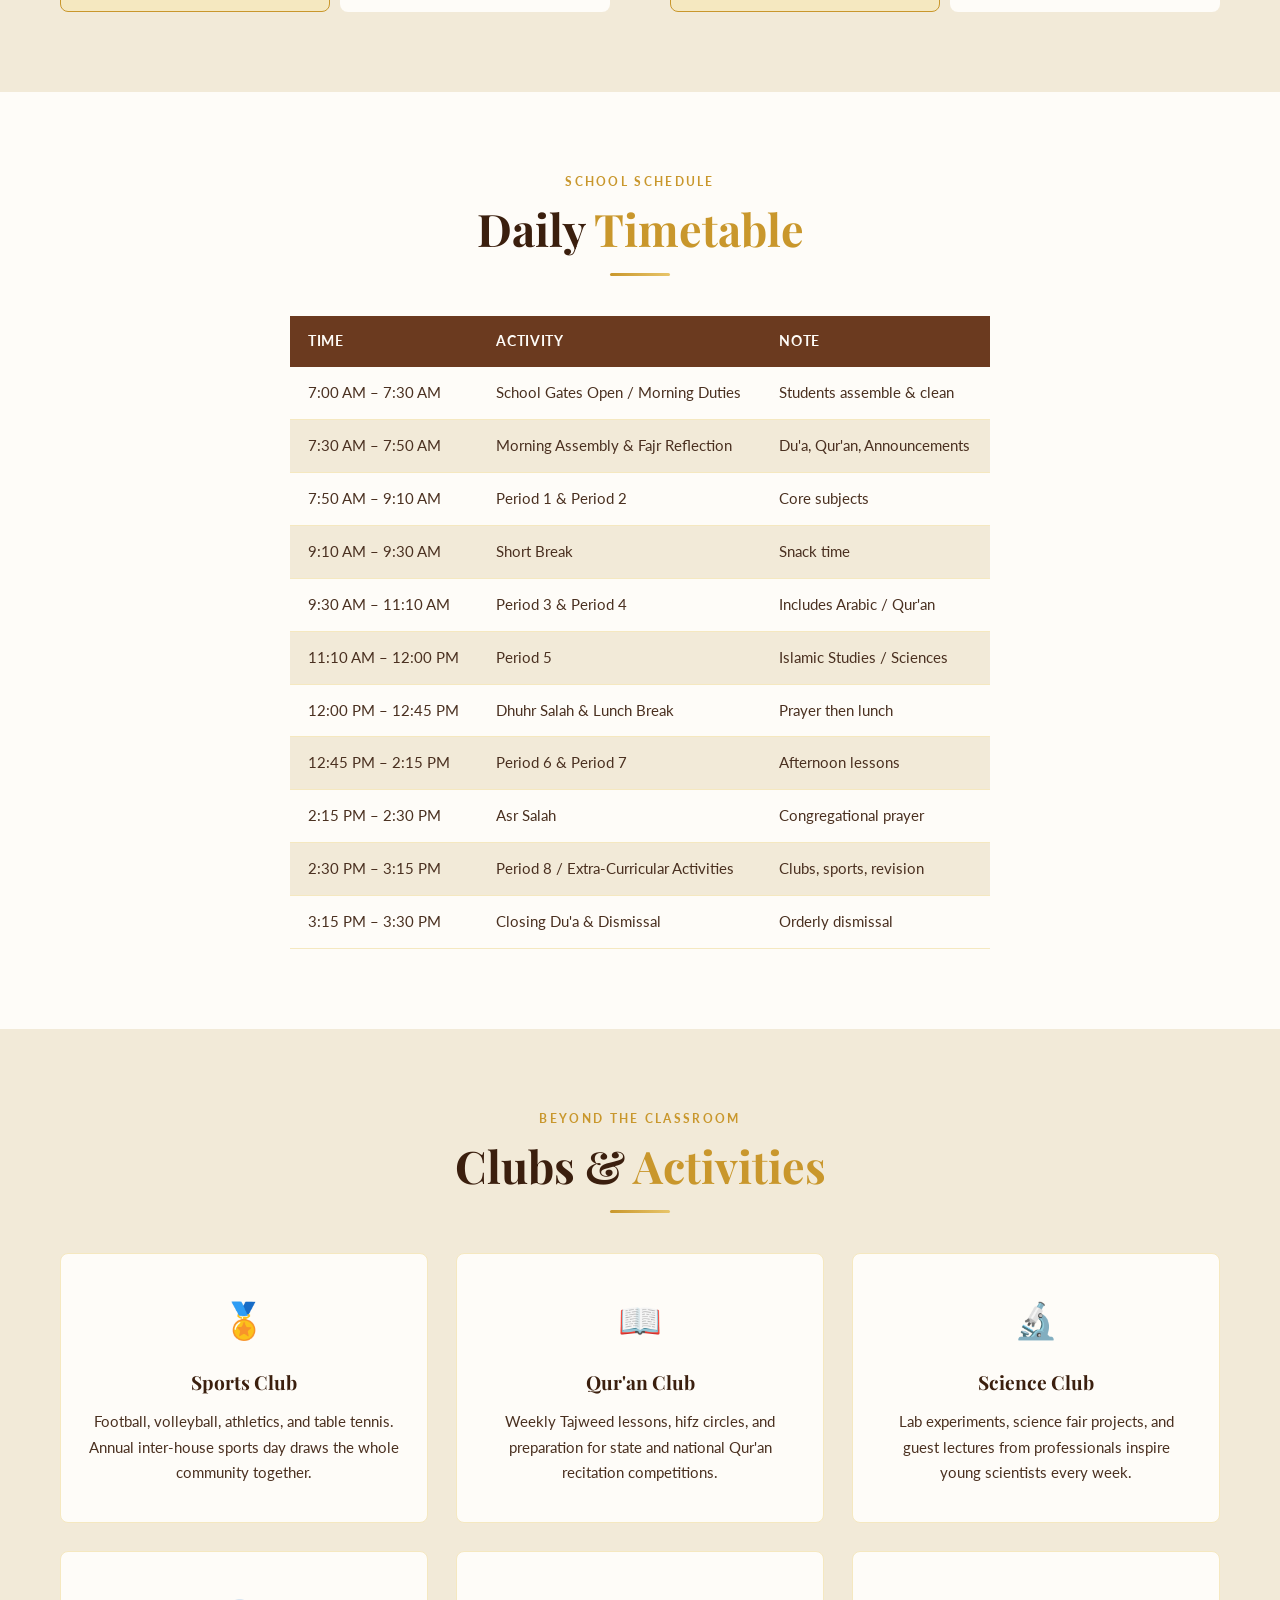
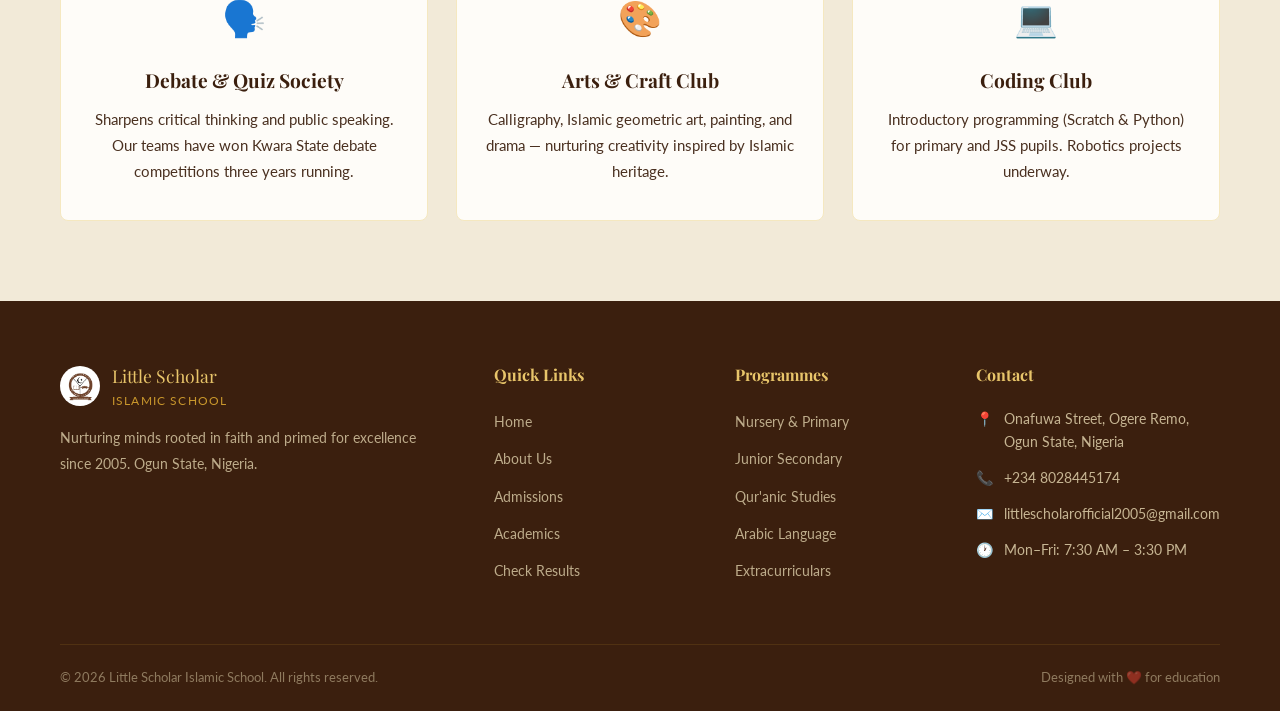
<file: academics.html>
<!DOCTYPE html>
<html lang="en">
<head>
  <meta charset="UTF-8"/>
  <meta name="viewport" content="width=device-width, initial-scale=1.0"/>
  <title>Academics | Little Scholar Islamic School</title>
  <link rel="stylesheet" href="style.css"/>
</head>
<body>

<div class="topbar"><span>📞 +234 8028445174</span><span>✉️littlescholarofficial2005@gmail.com</span><span>📍 Ogun State, Nigeria</span></div>

<nav>
  <div class="nav-inner">
    <a href="index.html" class="nav-logo">
      <div class="nav-logo-icon">
  <img src="logo.png.jpeg" alt="Little Scholar Logo">
</div> 
      <div class="nav-logo-text"><strong>Little Scholar</strong><span>Islamic School</span></div>
    </a>
    <ul class="nav-links">
      <li><a href="index.html">Home</a></li>
      <li><a href="about.html">About</a></li>
      <li><a href="admissions.html">Admissions</a></li>
      <li><a href="academics.html" class="active">Academics</a></li>
      <li><a href="gallery.html">Gallery</a></li>
      <li><a href="result.html">Results</a></li>
      <li><a href="contact.html">Contact</a></li>
    </ul>
    <div class="hamburger"><span></span><span></span><span></span></div>
  </div>
</nav>

<div class="page-header">
  <div class="page-header-content">
    <h1>Academics</h1>
    <p>Curriculum, subjects, and programmes of study</p>
    <div class="breadcrumb"><a href="index.html">Home</a><span>›</span><span style="color:var(--gold-light);">Academics</span></div>
  </div>
</div>

<!-- LEVELS -->
<section>
  <div class="container">
    <div class="text-center">
      <div class="section-label">Our Programmes</div>
      <h2 class="section-title">Education at Every <em>Level</em></h2>
      <div class="section-divider"></div>
    </div>
    <div style="display:grid;grid-template-columns:repeat(3,1fr);gap:28px;margin-bottom:60px;">
      <div style="background:linear-gradient(135deg,var(--brown-dark),var(--brown-mid));border-radius:12px;padding:40px 28px;color:var(--white);text-align:center;">
        <div style="font-size:2.4rem;margin-bottom:16px;">🌱</div>
        <div style="font-family:'Playfair Display',serif;font-size:1.4rem;margin-bottom:8px;color:var(--gold-light);">Nursery Section</div>
        <div style="font-size:0.8rem;letter-spacing:0.1em;text-transform:uppercase;color:var(--gold);margin-bottom:16px;">Ages 3 – 5</div>
        <p style="color:rgba(245,232,192,0.8);font-size:0.9rem;">Nursery 1 &amp; 2. Foundational learning through play, stories, Qur'anic nursery rhymes, and early literacy &amp; numeracy.</p>
      </div>
      <div style="background:linear-gradient(135deg,var(--brown-mid),var(--brown-light));border-radius:12px;padding:40px 28px;color:var(--white);text-align:center;">
        <div style="font-size:2.4rem;margin-bottom:16px;">📚</div>
        <div style="font-family:'Playfair Display',serif;font-size:1.4rem;margin-bottom:8px;color:var(--gold-light);">Primary School</div>
        <div style="font-size:0.8rem;letter-spacing:0.1em;text-transform:uppercase;color:var(--gold);margin-bottom:16px;">Ages 6 – 12</div>
        <p style="color:rgba(245,232,192,0.8);font-size:0.9rem;">Primary 1 – 6. Full NERDC curriculum plus Islamic Studies, Arabic, and Qur'an. Preparation for Common Entrance.</p>
      </div>
      <div style="background:linear-gradient(135deg,var(--gold),var(--gold-light));border-radius:12px;padding:40px 28px;text-align:center;">
        <div style="font-size:2.4rem;margin-bottom:16px;">🎓</div>
        <div style="font-family:'Playfair Display',serif;font-size:1.4rem;margin-bottom:8px;color:var(--brown-dark);">Junior Secondary</div>
        <div style="font-size:0.8rem;letter-spacing:0.1em;text-transform:uppercase;color:var(--brown-mid);margin-bottom:16px;">Ages 12 – 15</div>
        <p style="color:var(--brown-mid);font-size:0.9rem;">JSS 1 – 3. Rigorous academic preparation for BECE with integrated Islamic curricula and career guidance.</p>
      </div>
    </div>
  </div>
</section>

<!-- SUBJECTS -->
<section style="background:var(--off-white);">
  <div class="container">
    <div style="display:grid;grid-template-columns:1fr 1fr;gap:60px;">
      <div>
        <div class="section-label">Primary Curriculum</div>
        <h2 class="section-title" style="font-size:1.8rem;">Primary School <em>Subjects</em></h2>
        <div class="section-divider left"></div>
        <div style="display:grid;grid-template-columns:1fr 1fr;gap:10px;">
          <div style="background:var(--white);padding:14px 16px;border-radius:8px;display:flex;gap:10px;align-items:center;font-size:0.9rem;color:var(--text-mid);"><span>📖</span> English Language</div>
          <div style="background:var(--white);padding:14px 16px;border-radius:8px;display:flex;gap:10px;align-items:center;font-size:0.9rem;color:var(--text-mid);"><span>🔢</span> Mathematics</div>
          <div style="background:var(--white);padding:14px 16px;border-radius:8px;display:flex;gap:10px;align-items:center;font-size:0.9rem;color:var(--text-mid);"><span>🔬</span> Basic Science</div>
          <div style="background:var(--white);padding:14px 16px;border-radius:8px;display:flex;gap:10px;align-items:center;font-size:0.9rem;color:var(--text-mid);"><span>🌍</span> Social Studies</div>
          <div style="background:var(--white);padding:14px 16px;border-radius:8px;display:flex;gap:10px;align-items:center;font-size:0.9rem;color:var(--text-mid);"><span>📐</span> Quantitative Reasoning</div>
          <div style="background:var(--white);padding:14px 16px;border-radius:8px;display:flex;gap:10px;align-items:center;font-size:0.9rem;color:var(--text-mid);"><span>🖥️</span> Computer Studies</div>
          <div style="background:var(--gold-pale);border:1px solid var(--gold);padding:14px 16px;border-radius:8px;display:flex;gap:10px;align-items:center;font-size:0.9rem;color:var(--brown-mid);font-weight:700;"><span>🕌</span> Islamic Studies</div>
          <div style="background:var(--gold-pale);border:1px solid var(--gold);padding:14px 16px;border-radius:8px;display:flex;gap:10px;align-items:center;font-size:0.9rem;color:var(--brown-mid);font-weight:700;"><span>📗</span> Qur'an &amp; Tajweed</div>
          <div style="background:var(--gold-pale);border:1px solid var(--gold);padding:14px 16px;border-radius:8px;display:flex;gap:10px;align-items:center;font-size:0.9rem;color:var(--brown-mid);font-weight:700;"><span>🔤</span> Arabic Language</div>
          <div style="background:var(--white);padding:14px 16px;border-radius:8px;display:flex;gap:10px;align-items:center;font-size:0.9rem;color:var(--text-mid);"><span>🎨</span> Creative Arts</div>
        </div>
      </div>
      <div>
        <div class="section-label">JSS Curriculum</div>
        <h2 class="section-title" style="font-size:1.8rem;">Junior Secondary <em>Subjects</em></h2>
        <div class="section-divider left"></div>
        <div style="display:grid;grid-template-columns:1fr 1fr;gap:10px;">
          <div style="background:var(--white);padding:14px 16px;border-radius:8px;display:flex;gap:10px;align-items:center;font-size:0.9rem;color:var(--text-mid);"><span>📖</span> English Language</div>
          <div style="background:var(--white);padding:14px 16px;border-radius:8px;display:flex;gap:10px;align-items:center;font-size:0.9rem;color:var(--text-mid);"><span>🔢</span> Mathematics</div>
          <div style="background:var(--white);padding:14px 16px;border-radius:8px;display:flex;gap:10px;align-items:center;font-size:0.9rem;color:var(--text-mid);"><span>⚗️</span> Basic Science &amp; Technology</div>
          <div style="background:var(--white);padding:14px 16px;border-radius:8px;display:flex;gap:10px;align-items:center;font-size:0.9rem;color:var(--text-mid);"><span>🌍</span> Social Studies</div>
          <div style="background:var(--white);padding:14px 16px;border-radius:8px;display:flex;gap:10px;align-items:center;font-size:0.9rem;color:var(--text-mid);"><span>💻</span> Information Technology</div>
          <div style="background:var(--white);padding:14px 16px;border-radius:8px;display:flex;gap:10px;align-items:center;font-size:0.9rem;color:var(--text-mid);"><span>💼</span> Business Studies</div>
          <div style="background:var(--gold-pale);border:1px solid var(--gold);padding:14px 16px;border-radius:8px;display:flex;gap:10px;align-items:center;font-size:0.9rem;color:var(--brown-mid);font-weight:700;"><span>🕌</span> Islamic Studies</div>
          <div style="background:var(--gold-pale);border:1px solid var(--gold);padding:14px 16px;border-radius:8px;display:flex;gap:10px;align-items:center;font-size:0.9rem;color:var(--brown-mid);font-weight:700;"><span>📗</span> Qur'an Memorisation</div>
          <div style="background:var(--gold-pale);border:1px solid var(--gold);padding:14px 16px;border-radius:8px;display:flex;gap:10px;align-items:center;font-size:0.9rem;color:var(--brown-mid);font-weight:700;"><span>🔤</span> Arabic Language</div>
          <div style="background:var(--white);padding:14px 16px;border-radius:8px;display:flex;gap:10px;align-items:center;font-size:0.9rem;color:var(--text-mid);"><span>🎨</span> Cultural &amp; Creative Arts</div>
        </div>
      </div>
    </div>
  </div>
</section>

<!-- TIMETABLE -->
<section>
  <div class="container">
    <div class="text-center">
      <div class="section-label">School Schedule</div>
      <h2 class="section-title">Daily <em>Timetable</em></h2>
      <div class="section-divider"></div>
    </div>
    <div style="max-width:700px;margin:0 auto;overflow-x:auto;">
      <table>
        <thead><tr><th>Time</th><th>Activity</th><th>Note</th></tr></thead>
        <tbody>
          <tr><td>7:00 AM – 7:30 AM</td><td>School Gates Open / Morning Duties</td><td>Students assemble &amp; clean</td></tr>
          <tr><td>7:30 AM – 7:50 AM</td><td>Morning Assembly &amp; Fajr Reflection</td><td>Du'a, Qur'an, Announcements</td></tr>
          <tr><td>7:50 AM – 9:10 AM</td><td>Period 1 &amp; Period 2</td><td>Core subjects</td></tr>
          <tr><td>9:10 AM – 9:30 AM</td><td>Short Break</td><td>Snack time</td></tr>
          <tr><td>9:30 AM – 11:10 AM</td><td>Period 3 &amp; Period 4</td><td>Includes Arabic / Qur'an</td></tr>
          <tr><td>11:10 AM – 12:00 PM</td><td>Period 5</td><td>Islamic Studies / Sciences</td></tr>
          <tr><td>12:00 PM – 12:45 PM</td><td>Dhuhr Salah &amp; Lunch Break</td><td>Prayer then lunch</td></tr>
          <tr><td>12:45 PM – 2:15 PM</td><td>Period 6 &amp; Period 7</td><td>Afternoon lessons</td></tr>
          <tr><td>2:15 PM – 2:30 PM</td><td>Asr Salah</td><td>Congregational prayer</td></tr>
          <tr><td>2:30 PM – 3:15 PM</td><td>Period 8 / Extra-Curricular Activities</td><td>Clubs, sports, revision</td></tr>
          <tr><td>3:15 PM – 3:30 PM</td><td>Closing Du'a &amp; Dismissal</td><td>Orderly dismissal</td></tr>
        </tbody>
      </table>
    </div>
  </div>
</section>

<!-- EXTRACURRICULARS -->
<section style="background:var(--off-white);">
  <div class="container text-center">
    <div class="section-label">Beyond the Classroom</div>
    <h2 class="section-title">Clubs &amp; <em>Activities</em></h2>
    <div class="section-divider"></div>
    <div class="cards-grid">
      <div class="card"><div class="card-icon">🏅</div><h3>Sports Club</h3><p>Football, volleyball, athletics, and table tennis. Annual inter-house sports day draws the whole community together.</p></div>
      <div class="card"><div class="card-icon">📖</div><h3>Qur'an Club</h3><p>Weekly Tajweed lessons, hifz circles, and preparation for state and national Qur'an recitation competitions.</p></div>
      <div class="card"><div class="card-icon">🔬</div><h3>Science Club</h3><p>Lab experiments, science fair projects, and guest lectures from professionals inspire young scientists every week.</p></div>
      <div class="card"><div class="card-icon">🗣️</div><h3>Debate &amp; Quiz Society</h3><p>Sharpens critical thinking and public speaking. Our teams have won Kwara State debate competitions three years running.</p></div>
      <div class="card"><div class="card-icon">🎨</div><h3>Arts &amp; Craft Club</h3><p>Calligraphy, Islamic geometric art, painting, and drama — nurturing creativity inspired by Islamic heritage.</p></div>
      <div class="card"><div class="card-icon">💻</div><h3>Coding Club</h3><p>Introductory programming (Scratch &amp; Python) for primary and JSS pupils. Robotics projects underway.</p></div>
    </div>
  </div>
</section>

<footer>
  <div class="footer-grid">
<div class="footer-brand">
  <div style="display:flex;align-items:center;gap:12px;margin-bottom:10px;">

    <div style="width:40px;height:40px;border-radius:50%;overflow:hidden;display:flex;align-items:center;justify-content:center;background:var(--gold);flex-shrink:0;">
      <img src="logo.png.jpeg" alt="Logo"
      style="width:100%;height:100%;object-fit:cover;">
    </div>

    <div>
      <div style="font-family:'Playfair Display',serif;color:var(--gold-light);font-size:1.1rem;">Little Scholar</div>
      <div style="font-size:0.72rem;letter-spacing:0.1em;color:var(--gold);text-transform:uppercase;">Islamic School</div>
    </div>

  </div>

  <p>Nurturing minds rooted in faith and primed for excellence since 2005. Ogun State, Nigeria.</p>
</div>
    <div class="footer-col"><h4>Quick Links</h4><ul><li><a href="index.html">Home</a></li><li><a href="about.html">About Us</a></li><li><a href="admissions.html">Admissions</a></li><li><a href="academics.html">Academics</a></li><li><a href="result.html">Check Results</a></li></ul></div>
    <div class="footer-col"><h4>Programmes</h4><ul><li><a href="academics.html">Nursery &amp; Primary</a></li><li><a href="academics.html">Junior Secondary</a></li><li><a href="academics.html">Qur'anic Studies</a></li><li><a href="academics.html">Arabic Language</a></li><li><a href="academics.html">Extracurriculars</a></li></ul></div>
    <div class="footer-col"><h4>Contact</h4><div class="footer-contact-item"><span>📍</span><span>Onafuwa Street, Ogere Remo, Ogun State, Nigeria</span></div><div class="footer-contact-item"><span>📞</span><span>+234 8028445174</span></div><div class="footer-contact-item"><span>✉️</span><span>littlescholarofficial2005@gmail.com</span></div><div class="footer-contact-item"><span>🕐</span><span>Mon–Fri: 7:30 AM – 3:30 PM</span></div></div>
  </div>
  <div class="footer-bottom"><span>© 2026 Little Scholar Islamic School. All rights reserved.</span><span>Designed with ❤️ for education</span></div>
</footer>

<script src="main.js"></script>
</body>
</html>
</file>
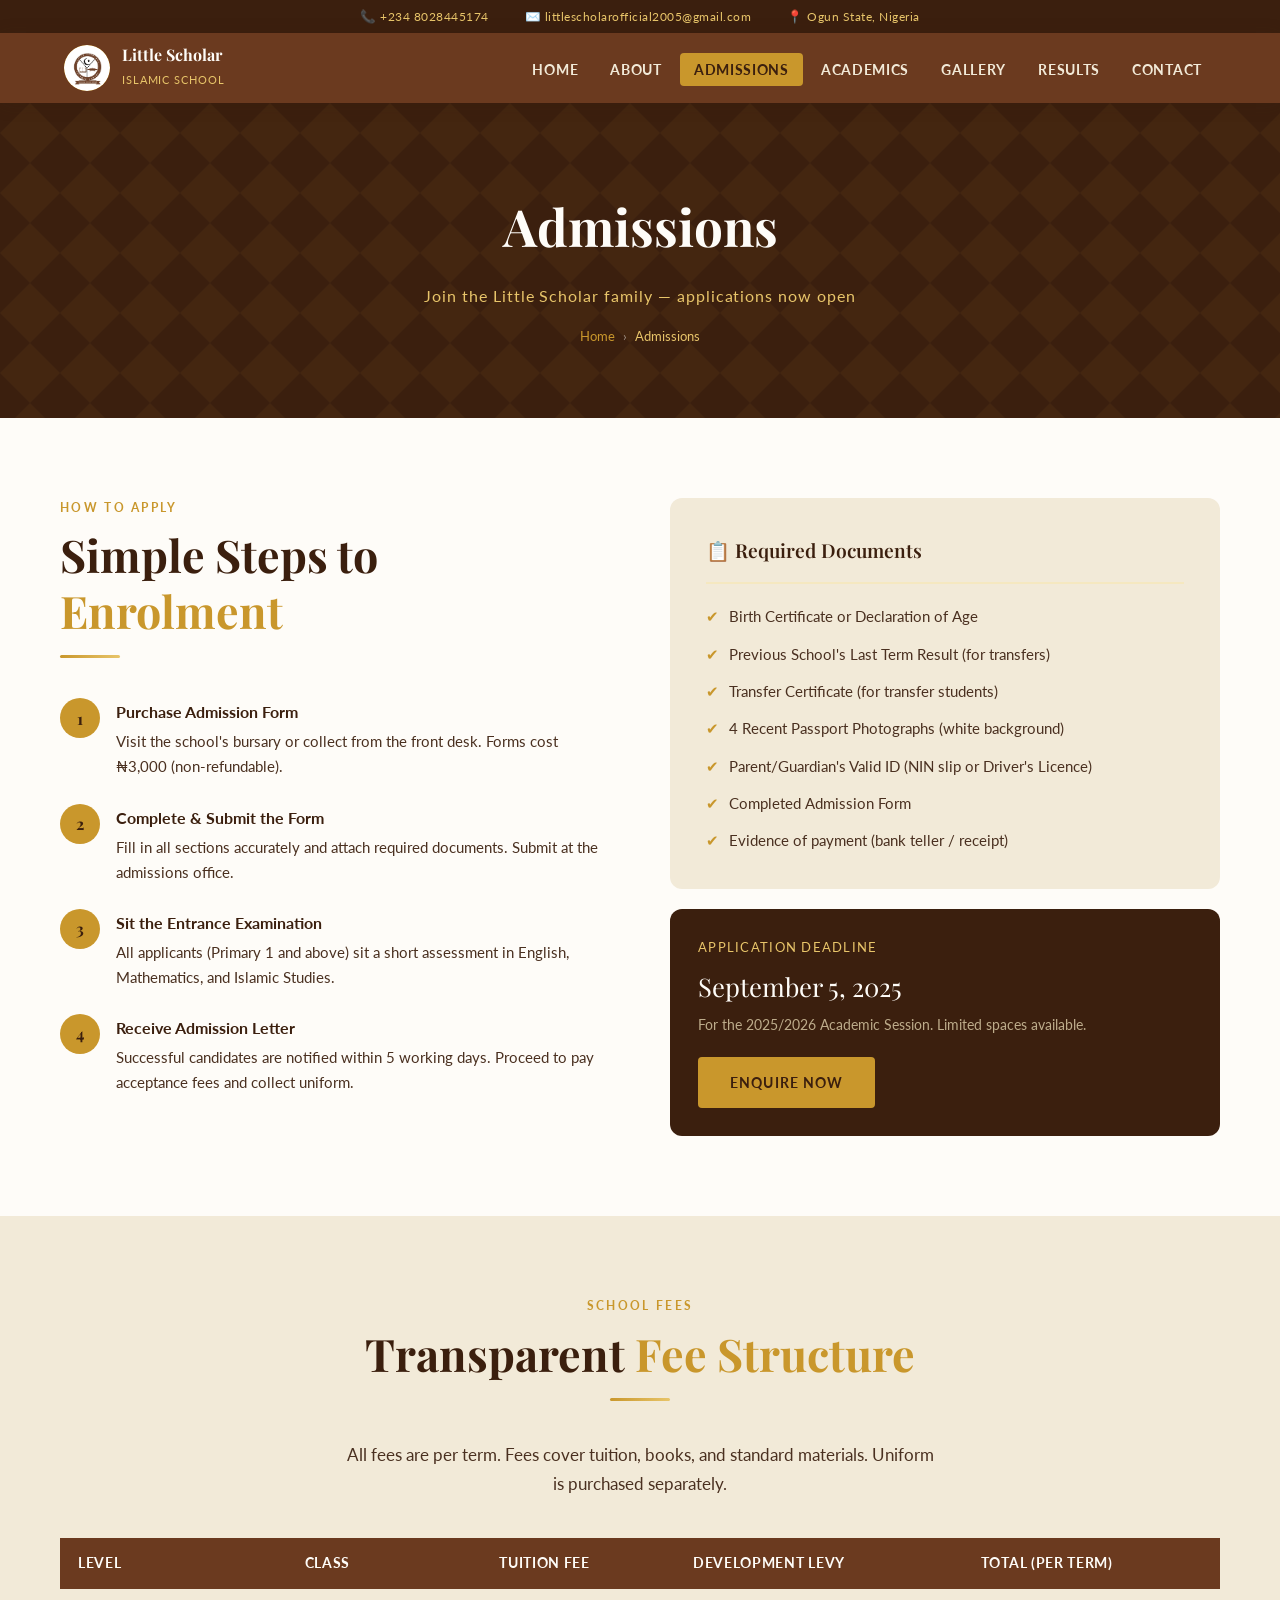
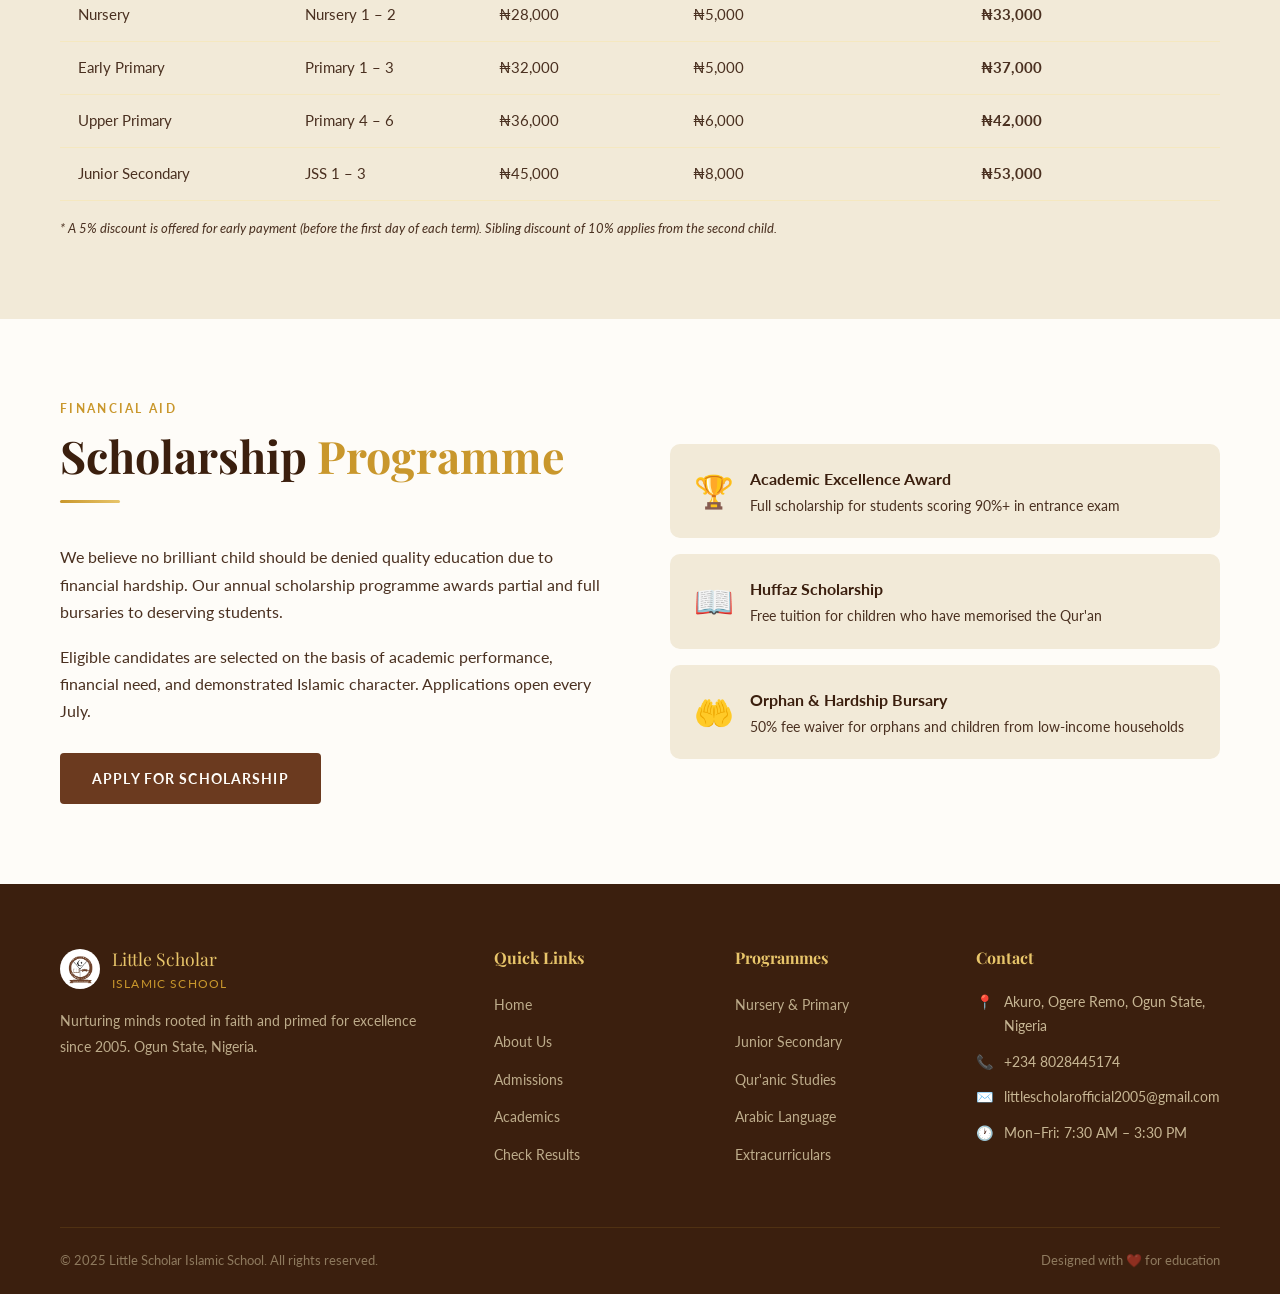
<file: admissions.html>
<!DOCTYPE html>
<html lang="en">
<head>
  <meta charset="UTF-8"/>
  <meta name="viewport" content="width=device-width, initial-scale=1.0"/>
  <title>Admissions | Little Scholar Islamic School</title>
  <link rel="stylesheet" href="style.css"/>
</head>
<body>

<div class="topbar"><span>📞 +234 8028445174</span><span>✉️ littlescholarofficial2005@gmail.com</span><span>📍 Ogun State, Nigeria</span></div>

<nav>
  <div class="nav-inner">
    <a href="index.html" class="nav-logo">
      <div class="nav-logo-icon">
  <img src="logo.png.jpeg" alt="Little Scholar Logo">
</div> 
      <div class="nav-logo-text"><strong>Little Scholar</strong><span>Islamic School</span></div>
    </a>
    <ul class="nav-links">
      <li><a href="index.html">Home</a></li>
      <li><a href="about.html">About</a></li>
      <li><a href="admissions.html" class="active">Admissions</a></li>
      <li><a href="academics.html">Academics</a></li>
      <li><a href="gallery.html">Gallery</a></li>
      <li><a href="result.html">Results</a></li>
      <li><a href="contact.html">Contact</a></li>
    </ul>
    <div class="hamburger"><span></span><span></span><span></span></div>
  </div>
</nav>

<div class="page-header">
  <div class="page-header-content">
    <h1>Admissions</h1>
    <p>Join the Little Scholar family — applications now open</p>
    <div class="breadcrumb"><a href="index.html">Home</a><span>›</span><span style="color:var(--gold-light);">Admissions</span></div>
  </div>
</div>

<!-- INTRO -->
<section>
  <div class="container">
    <div style="display:grid;grid-template-columns:1fr 1fr;gap:60px;align-items:start;">
      <div>
        <div class="section-label">How to Apply</div>
        <h2 class="section-title">Simple Steps to <em>Enrolment</em></h2>
        <div class="section-divider left"></div>
        <div style="display:flex;flex-direction:column;gap:24px;">
          <div style="display:flex;gap:16px;align-items:flex-start;">
            <div style="width:40px;height:40px;background:var(--gold);border-radius:50%;display:flex;align-items:center;justify-content:center;font-family:'Playfair Display',serif;font-weight:700;color:var(--brown-dark);flex-shrink:0;">1</div>
            <div><div style="font-weight:700;color:var(--brown-dark);margin-bottom:4px;">Purchase Admission Form</div><div style="color:var(--text-mid);font-size:0.92rem;">Visit the school's bursary or collect from the front desk. Forms cost ₦3,000 (non-refundable).</div></div>
          </div>
          <div style="display:flex;gap:16px;align-items:flex-start;">
            <div style="width:40px;height:40px;background:var(--gold);border-radius:50%;display:flex;align-items:center;justify-content:center;font-family:'Playfair Display',serif;font-weight:700;color:var(--brown-dark);flex-shrink:0;">2</div>
            <div><div style="font-weight:700;color:var(--brown-dark);margin-bottom:4px;">Complete &amp; Submit the Form</div><div style="color:var(--text-mid);font-size:0.92rem;">Fill in all sections accurately and attach required documents. Submit at the admissions office.</div></div>
          </div>
          <div style="display:flex;gap:16px;align-items:flex-start;">
            <div style="width:40px;height:40px;background:var(--gold);border-radius:50%;display:flex;align-items:center;justify-content:center;font-family:'Playfair Display',serif;font-weight:700;color:var(--brown-dark);flex-shrink:0;">3</div>
            <div><div style="font-weight:700;color:var(--brown-dark);margin-bottom:4px;">Sit the Entrance Examination</div><div style="color:var(--text-mid);font-size:0.92rem;">All applicants (Primary 1 and above) sit a short assessment in English, Mathematics, and Islamic Studies.</div></div>
          </div>
          <div style="display:flex;gap:16px;align-items:flex-start;">
            <div style="width:40px;height:40px;background:var(--gold);border-radius:50%;display:flex;align-items:center;justify-content:center;font-family:'Playfair Display',serif;font-weight:700;color:var(--brown-dark);flex-shrink:0;">4</div>
            <div><div style="font-weight:700;color:var(--brown-dark);margin-bottom:4px;">Receive Admission Letter</div><div style="color:var(--text-mid);font-size:0.92rem;">Successful candidates are notified within 5 working days. Proceed to pay acceptance fees and collect uniform.</div></div>
          </div>
        </div>
      </div>
      <div>
        <div style="background:var(--off-white);border-radius:12px;padding:36px;">
          <div style="font-family:'Playfair Display',serif;color:var(--brown-dark);font-size:1.2rem;font-weight:600;margin-bottom:20px;padding-bottom:16px;border-bottom:2px solid var(--gold-pale);">📋 Required Documents</div>
          <ul style="list-style:none;display:flex;flex-direction:column;gap:12px;">
            <li style="display:flex;gap:10px;color:var(--text-mid);font-size:0.93rem;"><span style="color:var(--gold);flex-shrink:0;">✔</span> Birth Certificate or Declaration of Age</li>
            <li style="display:flex;gap:10px;color:var(--text-mid);font-size:0.93rem;"><span style="color:var(--gold);flex-shrink:0;">✔</span> Previous School's Last Term Result (for transfers)</li>
            <li style="display:flex;gap:10px;color:var(--text-mid);font-size:0.93rem;"><span style="color:var(--gold);flex-shrink:0;">✔</span> Transfer Certificate (for transfer students)</li>
            <li style="display:flex;gap:10px;color:var(--text-mid);font-size:0.93rem;"><span style="color:var(--gold);flex-shrink:0;">✔</span> 4 Recent Passport Photographs (white background)</li>
            <li style="display:flex;gap:10px;color:var(--text-mid);font-size:0.93rem;"><span style="color:var(--gold);flex-shrink:0;">✔</span> Parent/Guardian's Valid ID (NIN slip or Driver's Licence)</li>
            <li style="display:flex;gap:10px;color:var(--text-mid);font-size:0.93rem;"><span style="color:var(--gold);flex-shrink:0;">✔</span> Completed Admission Form</li>
            <li style="display:flex;gap:10px;color:var(--text-mid);font-size:0.93rem;"><span style="color:var(--gold);flex-shrink:0;">✔</span> Evidence of payment (bank teller / receipt)</li>
          </ul>
        </div>
        <div style="background:var(--brown-dark);border-radius:12px;padding:28px;margin-top:20px;">
          <div style="color:var(--gold-light);font-size:0.8rem;letter-spacing:0.1em;text-transform:uppercase;margin-bottom:6px;">Application Deadline</div>
          <div style="font-family:'Playfair Display',serif;color:var(--white);font-size:1.6rem;margin-bottom:4px;">September 5, 2025</div>
          <div style="color:rgba(245,232,192,0.7);font-size:0.88rem;">For the 2025/2026 Academic Session. Limited spaces available.</div>
          <a href="contact.html" class="btn btn-gold" style="margin-top:20px;display:inline-block;">Enquire Now</a>
        </div>
      </div>
    </div>
  </div>
</section>

<!-- SCHOOL FEES -->
<section style="background:var(--off-white);">
  <div class="container">
    <div class="text-center">
      <div class="section-label">School Fees</div>
      <h2 class="section-title">Transparent <em>Fee Structure</em></h2>
      <div class="section-divider"></div>
      <p class="section-subtitle" style="margin:0 auto 40px;">All fees are per term. Fees cover tuition, books, and standard materials. Uniform is purchased separately.</p>
    </div>
    <div style="overflow-x:auto;">
      <table>
        <thead>
          <tr><th>Level</th><th>Class</th><th>Tuition Fee</th><th>Development Levy</th><th>Total (per term)</th></tr>
        </thead>
        <tbody>
          <tr><td>Nursery</td><td>Nursery 1 – 2</td><td>₦28,000</td><td>₦5,000</td><td><strong>₦33,000</strong></td></tr>
          <tr><td>Early Primary</td><td>Primary 1 – 3</td><td>₦32,000</td><td>₦5,000</td><td><strong>₦37,000</strong></td></tr>
          <tr><td>Upper Primary</td><td>Primary 4 – 6</td><td>₦36,000</td><td>₦6,000</td><td><strong>₦42,000</strong></td></tr>
          <tr><td>Junior Secondary</td><td>JSS 1 – 3</td><td>₦45,000</td><td>₦8,000</td><td><strong>₦53,000</strong></td></tr>
        </tbody>
      </table>
    </div>
    <p style="font-size:0.82rem;color:var(--text-mid);margin-top:16px;font-style:italic;">* A 5% discount is offered for early payment (before the first day of each term). Sibling discount of 10% applies from the second child.</p>
  </div>
</section>

<!-- SCHOLARSHIP -->
<section>
  <div class="container">
    <div style="display:grid;grid-template-columns:1fr 1fr;gap:60px;align-items:center;">
      <div>
        <div class="section-label">Financial Aid</div>
        <h2 class="section-title">Scholarship <em>Programme</em></h2>
        <div class="section-divider left"></div>
        <p style="color:var(--text-mid);margin-bottom:18px;">We believe no brilliant child should be denied quality education due to financial hardship. Our annual scholarship programme awards partial and full bursaries to deserving students.</p>
        <p style="color:var(--text-mid);margin-bottom:28px;">Eligible candidates are selected on the basis of academic performance, financial need, and demonstrated Islamic character. Applications open every July.</p>
        <a href="contact.html" class="btn btn-brown">Apply for Scholarship</a>
      </div>
      <div style="display:flex;flex-direction:column;gap:16px;">
        <div style="background:var(--off-white);border-radius:10px;padding:20px 24px;display:flex;gap:16px;align-items:center;">
          <div style="font-size:2rem;">🏆</div>
          <div><div style="font-weight:700;color:var(--brown-dark);margin-bottom:2px;">Academic Excellence Award</div><div style="font-size:0.88rem;color:var(--text-mid);">Full scholarship for students scoring 90%+ in entrance exam</div></div>
        </div>
        <div style="background:var(--off-white);border-radius:10px;padding:20px 24px;display:flex;gap:16px;align-items:center;">
          <div style="font-size:2rem;">📖</div>
          <div><div style="font-weight:700;color:var(--brown-dark);margin-bottom:2px;">Huffaz Scholarship</div><div style="font-size:0.88rem;color:var(--text-mid);">Free tuition for children who have memorised the Qur'an</div></div>
        </div>
        <div style="background:var(--off-white);border-radius:10px;padding:20px 24px;display:flex;gap:16px;align-items:center;">
          <div style="font-size:2rem;">🤲</div>
          <div><div style="font-weight:700;color:var(--brown-dark);margin-bottom:2px;">Orphan &amp; Hardship Bursary</div><div style="font-size:0.88rem;color:var(--text-mid);">50% fee waiver for orphans and children from low-income households</div></div>
        </div>
      </div>
    </div>
  </div>
</section>

<footer>
  <div class="footer-grid">
<div class="footer-brand">
  <div style="display:flex;align-items:center;gap:12px;margin-bottom:10px;">

    <div style="width:40px;height:40px;border-radius:50%;overflow:hidden;display:flex;align-items:center;justify-content:center;background:var(--gold);flex-shrink:0;">
      <img src="logo.png.jpeg" alt="Logo"
      style="width:100%;height:100%;object-fit:cover;">
    </div>

    <div>
      <div style="font-family:'Playfair Display',serif;color:var(--gold-light);font-size:1.1rem;">Little Scholar</div>
      <div style="font-size:0.72rem;letter-spacing:0.1em;color:var(--gold);text-transform:uppercase;">Islamic School</div>
    </div>

  </div>

  <p>Nurturing minds rooted in faith and primed for excellence since 2005. Ogun State, Nigeria.</p>
</div>
    <div class="footer-col"><h4>Quick Links</h4><ul><li><a href="index.html">Home</a></li><li><a href="about.html">About Us</a></li><li><a href="admissions.html">Admissions</a></li><li><a href="academics.html">Academics</a></li><li><a href="result.html">Check Results</a></li></ul></div>
    <div class="footer-col"><h4>Programmes</h4><ul><li><a href="academics.html">Nursery &amp; Primary</a></li><li><a href="academics.html">Junior Secondary</a></li><li><a href="academics.html">Qur'anic Studies</a></li><li><a href="academics.html">Arabic Language</a></li><li><a href="academics.html">Extracurriculars</a></li></ul></div>
    <div class="footer-col"><h4>Contact</h4><div class="footer-contact-item"><span>📍</span><span>Akuro, Ogere Remo, Ogun State, Nigeria</span></div><div class="footer-contact-item"><span>📞</span><span>+234 8028445174</span></div><div class="footer-contact-item"><span>✉️</span><span>littlescholarofficial2005@gmail.com</span></div><div class="footer-contact-item"><span>🕐</span><span>Mon–Fri: 7:30 AM – 3:30 PM</span></div></div>
  </div>
  <div class="footer-bottom"><span>© 2025 Little Scholar Islamic School. All rights reserved.</span><span>Designed with ❤️ for education</span></div>
</footer>

<script src="main.js"></script>
</body>
</html>
</file>
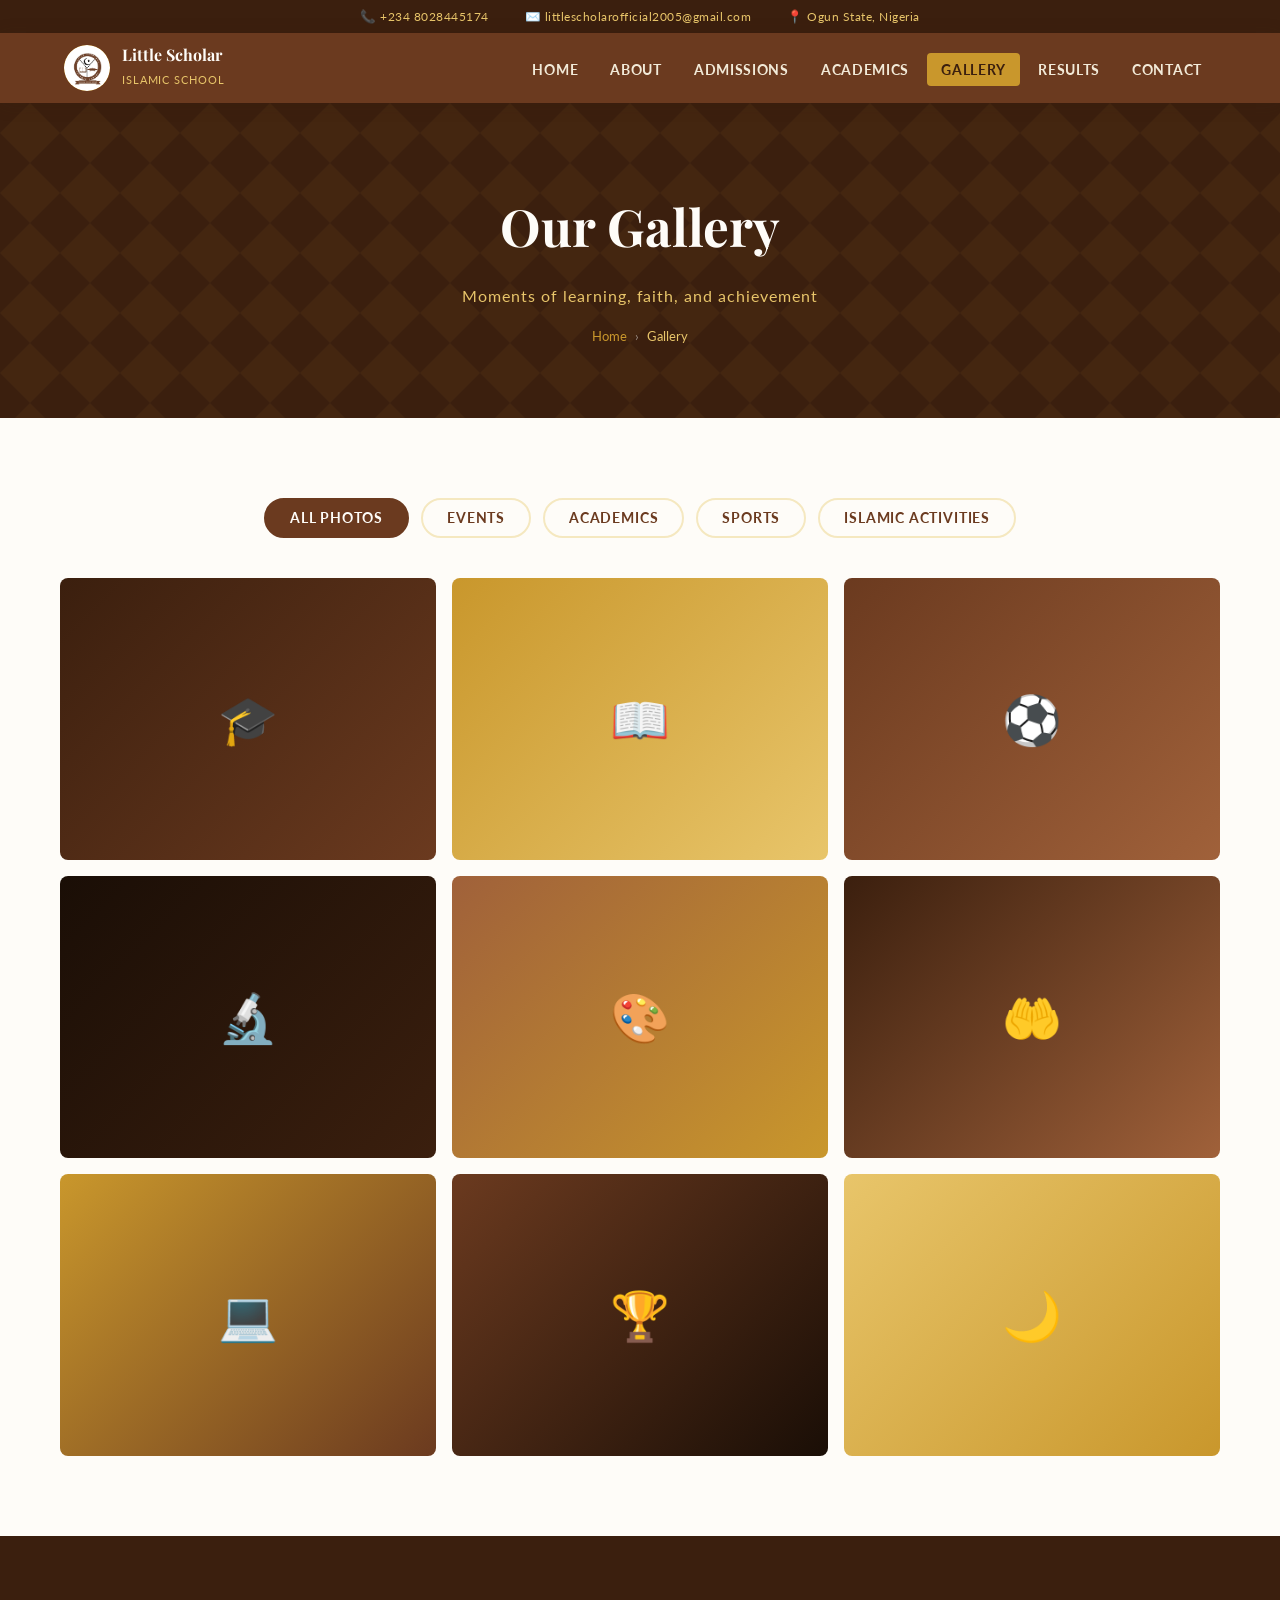
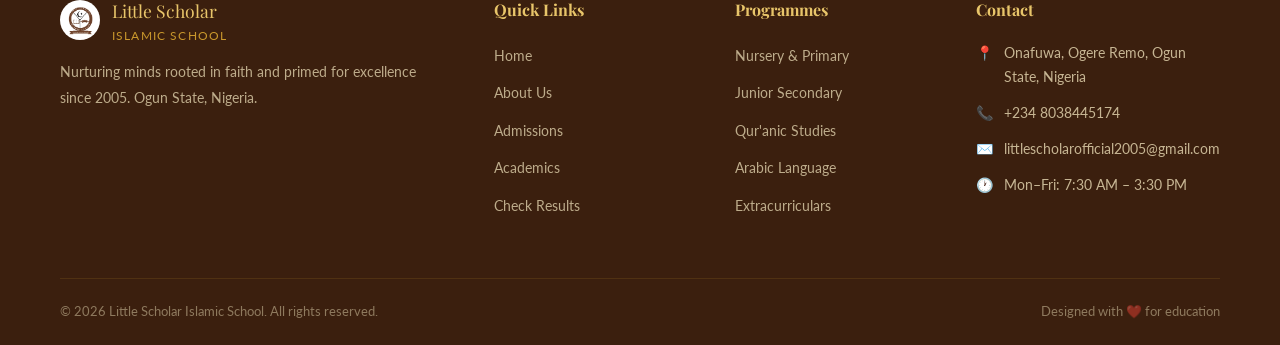
<file: gallery.html>
<!DOCTYPE html>
<html lang="en">
<head>
  <meta charset="UTF-8"/>
  <meta name="viewport" content="width=device-width, initial-scale=1.0"/>
  <title>Gallery | Little Scholar Islamic School</title>
  <link rel="stylesheet" href="style.css"/>
  <style>
    .gallery-item-inner { transition: transform 0.4s; }
    .gallery-item-bg-1 { background: linear-gradient(135deg,#3b1f0e,#6b3a1f); }
    .gallery-item-bg-2 { background: linear-gradient(135deg,#c9972c,#e8c56a); }
    .gallery-item-bg-3 { background: linear-gradient(135deg,#6b3a1f,#a0613a); }
    .gallery-item-bg-4 { background: linear-gradient(135deg,#1a0e06,#3b1f0e); }
    .gallery-item-bg-5 { background: linear-gradient(135deg,#a0613a,#c9972c); }
    .gallery-item-bg-6 { background: linear-gradient(135deg,#3b1f0e,#a0613a); }
    .gallery-item-bg-7 { background: linear-gradient(135deg,#c9972c,#6b3a1f); }
    .gallery-item-bg-8 { background: linear-gradient(135deg,#6b3a1f,#1a0e06); }
    .gallery-item-bg-9 { background: linear-gradient(135deg,#e8c56a,#c9972c); }
    .tab-btn { padding:10px 24px;border:2px solid var(--gold-pale);border-radius:30px;background:transparent;cursor:pointer;font-family:'Lato',sans-serif;font-size:0.85rem;font-weight:700;color:var(--brown-mid);letter-spacing:0.06em;text-transform:uppercase;transition:0.2s; }
    .tab-btn.active, .tab-btn:hover { background:var(--brown-mid);color:var(--white);border-color:var(--brown-mid); }
    .gallery-section { display:none; }
    .gallery-section.active { display:block; }
    .lightbox { display:none;position:fixed;inset:0;background:rgba(26,14,6,0.95);z-index:9000;align-items:center;justify-content:center;flex-direction:column; }
    .lightbox.open { display:flex; }
    .lightbox-close { position:absolute;top:24px;right:32px;font-size:2rem;color:var(--gold-light);cursor:pointer;border:none;background:transparent;line-height:1; }
    .lightbox-content { text-align:center;padding:20px; }
    .lightbox-icon { font-size:8rem;margin-bottom:20px; }
    .lightbox-caption { color:var(--gold-light);font-family:'Playfair Display',serif;font-size:1.2rem; }
    .lightbox-sub { color:rgba(245,232,192,0.6);font-size:0.88rem;margin-top:6px; }
  </style>
</head>
<body>

<div class="topbar"><span>📞 +234 8028445174</span><span>✉️ littlescholarofficial2005@gmail.com</span><span>📍 Ogun State, Nigeria</span></div>

<nav>
  <div class="nav-inner">
    <a href="index.html" class="nav-logo">
      <div class="nav-logo-icon">
  <img src="logo.png.jpeg" alt="Little Scholar Logo">
</div> 
      <div class="nav-logo-text"><strong>Little Scholar</strong><span>Islamic School</span></div>
    </a>
    <ul class="nav-links">
      <li><a href="index.html">Home</a></li>
      <li><a href="about.html">About</a></li>
      <li><a href="admissions.html">Admissions</a></li>
      <li><a href="academics.html">Academics</a></li>
      <li><a href="gallery.html" class="active">Gallery</a></li>
      <li><a href="result.html">Results</a></li>
      <li><a href="contact.html">Contact</a></li>
    </ul>
    <div class="hamburger"><span></span><span></span><span></span></div>
  </div>
</nav>

<div class="page-header">
  <div class="page-header-content">
    <h1>Our Gallery</h1>
    <p>Moments of learning, faith, and achievement</p>
    <div class="breadcrumb"><a href="index.html">Home</a><span>›</span><span style="color:var(--gold-light);">Gallery</span></div>
  </div>
</div>

<section>
  <div class="container">
    <!-- TABS -->
    <div style="display:flex;gap:12px;flex-wrap:wrap;margin-bottom:40px;justify-content:center;">
      <button class="tab-btn active" onclick="showTab('all',this)">All Photos</button>
      <button class="tab-btn" onclick="showTab('events',this)">Events</button>
      <button class="tab-btn" onclick="showTab('academics',this)">Academics</button>
      <button class="tab-btn" onclick="showTab('sports',this)">Sports</button>
      <button class="tab-btn" onclick="showTab('islamic',this)">Islamic Activities</button>
    </div>

    <!-- ALL GALLERY -->
    <div id="all" class="gallery-section active">
      <div class="gallery-grid">
        <div class="gallery-item" onclick="openLight('🎓','Prize Giving Day 2024','Annual award ceremony – over 60 students received honours')">
          <div class="gallery-item-inner gallery-item-bg-1"><span>🎓</span></div>
          <div class="gallery-caption"><strong>Prize Giving Day 2024</strong><br>Annual award ceremony</div>
        </div>
        <div class="gallery-item" onclick="openLight('📖','Qur\'an Competition Finals','Students compete in Tajweed and memorisation')">
          <div class="gallery-item-inner gallery-item-bg-2"><span>📖</span></div>
          <div class="gallery-caption"><strong>Qur'an Competition Finals</strong><br>Tajweed championship</div>
        </div>
        <div class="gallery-item" onclick="openLight('⚽','Inter-House Sports Day','Football, athletics, and team competitions')">
          <div class="gallery-item-inner gallery-item-bg-3"><span>⚽</span></div>
          <div class="gallery-caption"><strong>Inter-House Sports Day</strong><br>Football &amp; athletics</div>
        </div>
        <div class="gallery-item" onclick="openLight('🔬','Science Fair 2024','Students present innovative science projects')">
          <div class="gallery-item-inner gallery-item-bg-4"><span>🔬</span></div>
          <div class="gallery-caption"><strong>Science Fair 2024</strong><br>Student science projects</div>
        </div>
        <div class="gallery-item" onclick="openLight('🎨','Art Exhibition','Islamic calligraphy and geometric art display')">
          <div class="gallery-item-inner gallery-item-bg-5"><span>🎨</span></div>
          <div class="gallery-caption"><strong>Art Exhibition</strong><br>Calligraphy showcase</div>
        </div>
        <div class="gallery-item" onclick="openLight('🤲','Maulid Celebration','Annual commemoration of the Prophet\'s (SAW) birthday')">
          <div class="gallery-item-inner gallery-item-bg-6"><span>🤲</span></div>
          <div class="gallery-caption"><strong>Maulid Celebration</strong><br>Prophet's birthday event</div>
        </div>
        <div class="gallery-item" onclick="openLight('💻','ICT Training Lab','Students learning coding and computer skills')">
          <div class="gallery-item-inner gallery-item-bg-7"><span>💻</span></div>
          <div class="gallery-caption"><strong>ICT Training Lab</strong><br>Coding sessions</div>
        </div>
        <div class="gallery-item" onclick="openLight('🏆','Debate Competition','Students competing in state-level public speaking')">
          <div class="gallery-item-inner gallery-item-bg-8"><span>🏆</span></div>
          <div class="gallery-caption"><strong>Debate Competition</strong><br>Public speaking finals</div>
        </div>
        <div class="gallery-item" onclick="openLight('🌙','Ramadan Programme','Special Iftar and Tarawih sessions during Ramadan')">
          <div class="gallery-item-inner gallery-item-bg-9"><span>🌙</span></div>
          <div class="gallery-caption"><strong>Ramadan Programme</strong><br>Iftar &amp; night prayers</div>
        </div>
      </div>
    </div>

    <!-- EVENTS -->
    <div id="events" class="gallery-section">
      <div class="gallery-grid">
        <div class="gallery-item" onclick="openLight('🎓','Prize Giving Day 2024','Annual award ceremony – over 60 students received honours')">
          <div class="gallery-item-inner gallery-item-bg-1"><span>🎓</span></div>
          <div class="gallery-caption"><strong>Prize Giving Day 2024</strong></div>
        </div>
        <div class="gallery-item" onclick="openLight('🎉','School Founders Day','18th anniversary celebration of the school')">
          <div class="gallery-item-inner gallery-item-bg-5"><span>🎉</span></div>
          <div class="gallery-caption"><strong>Founders Day 2023</strong></div>
        </div>
        <div class="gallery-item" onclick="openLight('👨‍👩‍👧','Parents Day 2024','Annual meeting and celebration with parents')">
          <div class="gallery-item-inner gallery-item-bg-3"><span>👨‍👩‍👧</span></div>
          <div class="gallery-caption"><strong>Parents Day 2024</strong></div>
        </div>
      </div>
    </div>

    <!-- ACADEMICS -->
    <div id="academics" class="gallery-section">
      <div class="gallery-grid">
        <div class="gallery-item" onclick="openLight('🔬','Science Fair 2024','Students present innovative science projects')">
          <div class="gallery-item-inner gallery-item-bg-4"><span>🔬</span></div>
          <div class="gallery-caption"><strong>Science Fair 2024</strong></div>
        </div>
        <div class="gallery-item" onclick="openLight('💻','ICT Training Lab','Students learning coding and computer skills')">
          <div class="gallery-item-inner gallery-item-bg-7"><span>💻</span></div>
          <div class="gallery-caption"><strong>ICT Lab Sessions</strong></div>
        </div>
        <div class="gallery-item" onclick="openLight('🏆','Debate Competition','State-level public speaking championships')">
          <div class="gallery-item-inner gallery-item-bg-8"><span>🏆</span></div>
          <div class="gallery-caption"><strong>Debate Championship</strong></div>
        </div>
      </div>
    </div>

    <!-- SPORTS -->
    <div id="sports" class="gallery-section">
      <div class="gallery-grid">
        <div class="gallery-item" onclick="openLight('⚽','Inter-House Sports Day','Football, athletics, and team competitions')">
          <div class="gallery-item-inner gallery-item-bg-3"><span>⚽</span></div>
          <div class="gallery-caption"><strong>Inter-House Sports Day</strong></div>
        </div>
        <div class="gallery-item" onclick="openLight('🏐','Volleyball Finals','Boys and girls volleyball inter-class finals')">
          <div class="gallery-item-inner gallery-item-bg-6"><span>🏐</span></div>
          <div class="gallery-caption"><strong>Volleyball Tournament</strong></div>
        </div>
        <div class="gallery-item" onclick="openLight('🏃','Athletics Day','100m, 200m, relay races and long jump')">
          <div class="gallery-item-inner gallery-item-bg-2"><span>🏃</span></div>
          <div class="gallery-caption"><strong>Athletics Day</strong></div>
        </div>
      </div>
    </div>

    <!-- ISLAMIC -->
    <div id="islamic" class="gallery-section">
      <div class="gallery-grid">
        <div class="gallery-item" onclick="openLight('📖','Qur\'an Competition Finals','Students compete in Tajweed and memorisation')">
          <div class="gallery-item-inner gallery-item-bg-2"><span>📖</span></div>
          <div class="gallery-caption"><strong>Qur'an Competition</strong></div>
        </div>
        <div class="gallery-item" onclick="openLight('🤲','Maulid Celebration','Annual commemoration of the Prophet\'s (SAW) birthday')">
          <div class="gallery-item-inner gallery-item-bg-6"><span>🤲</span></div>
          <div class="gallery-caption"><strong>Maulid Celebration</strong></div>
        </div>
        <div class="gallery-item" onclick="openLight('🌙','Ramadan Programme','Special Iftar and Tarawih sessions during Ramadan')">
          <div class="gallery-item-inner gallery-item-bg-9"><span>🌙</span></div>
          <div class="gallery-caption"><strong>Ramadan Programme</strong></div>
        </div>
      </div>
    </div>
  </div>
</section>

<!-- LIGHTBOX -->
<div class="lightbox" id="lightbox">
  <button class="lightbox-close" onclick="closeLightbox()">✕</button>
  <div class="lightbox-content">
    <div class="lightbox-icon" id="lb-icon">📖</div>
    <div class="lightbox-caption" id="lb-caption">Caption</div>
    <div class="lightbox-sub" id="lb-sub">Description</div>
  </div>
</div>

<footer>
  <div class="footer-grid">
<div class="footer-brand">
  <div style="display:flex;align-items:center;gap:12px;margin-bottom:10px;">

    <div style="width:40px;height:40px;border-radius:50%;overflow:hidden;display:flex;align-items:center;justify-content:center;background:var(--gold);flex-shrink:0;">
      <img src="logo.png.jpeg" alt="Logo"
      style="width:100%;height:100%;object-fit:cover;">
    </div>

    <div>
      <div style="font-family:'Playfair Display',serif;color:var(--gold-light);font-size:1.1rem;">Little Scholar</div>
      <div style="font-size:0.72rem;letter-spacing:0.1em;color:var(--gold);text-transform:uppercase;">Islamic School</div>
    </div>

  </div>

  <p>Nurturing minds rooted in faith and primed for excellence since 2005. Ogun State, Nigeria.</p>
</div>
    <div class="footer-col"><h4>Quick Links</h4><ul><li><a href="index.html">Home</a></li><li><a href="about.html">About Us</a></li><li><a href="admissions.html">Admissions</a></li><li><a href="academics.html">Academics</a></li><li><a href="result.html">Check Results</a></li></ul></div>
    <div class="footer-col"><h4>Programmes</h4><ul><li><a href="academics.html">Nursery &amp; Primary</a></li><li><a href="academics.html">Junior Secondary</a></li><li><a href="academics.html">Qur'anic Studies</a></li><li><a href="academics.html">Arabic Language</a></li><li><a href="academics.html">Extracurriculars</a></li></ul></div>
    <div class="footer-col"><h4>Contact</h4><div class="footer-contact-item"><span>📍</span><span>Onafuwa, Ogere Remo, Ogun State, Nigeria</span></div><div class="footer-contact-item"><span>📞</span><span>+234 8038445174</span></div><div class="footer-contact-item"><span>✉️</span><span>littlescholarofficial2005@gmail.com</span></div><div class="footer-contact-item"><span>🕐</span><span>Mon–Fri: 7:30 AM – 3:30 PM</span></div></div>
  </div>
  <div class="footer-bottom"><span>© 2026 Little Scholar Islamic School. All rights reserved.</span><span>Designed with ❤️ for education</span></div>
</footer>

<script src="main.js"></script>
<script>
  function showTab(id, btn) {
    document.querySelectorAll('.gallery-section').forEach(s => s.classList.remove('active'));
    document.querySelectorAll('.tab-btn').forEach(b => b.classList.remove('active'));
    document.getElementById(id).classList.add('active');
    btn.classList.add('active');
  }
  function openLight(icon, caption, sub) {
    document.getElementById('lb-icon').textContent = icon;
    document.getElementById('lb-caption').textContent = caption;
    document.getElementById('lb-sub').textContent = sub;
    document.getElementById('lightbox').classList.add('open');
  }
  function closeLightbox() {
    document.getElementById('lightbox').classList.remove('open');
  }
  document.getElementById('lightbox').addEventListener('click', function(e) {
    if (e.target === this) closeLightbox();
  });
</script>
</body>
</html>
</file>
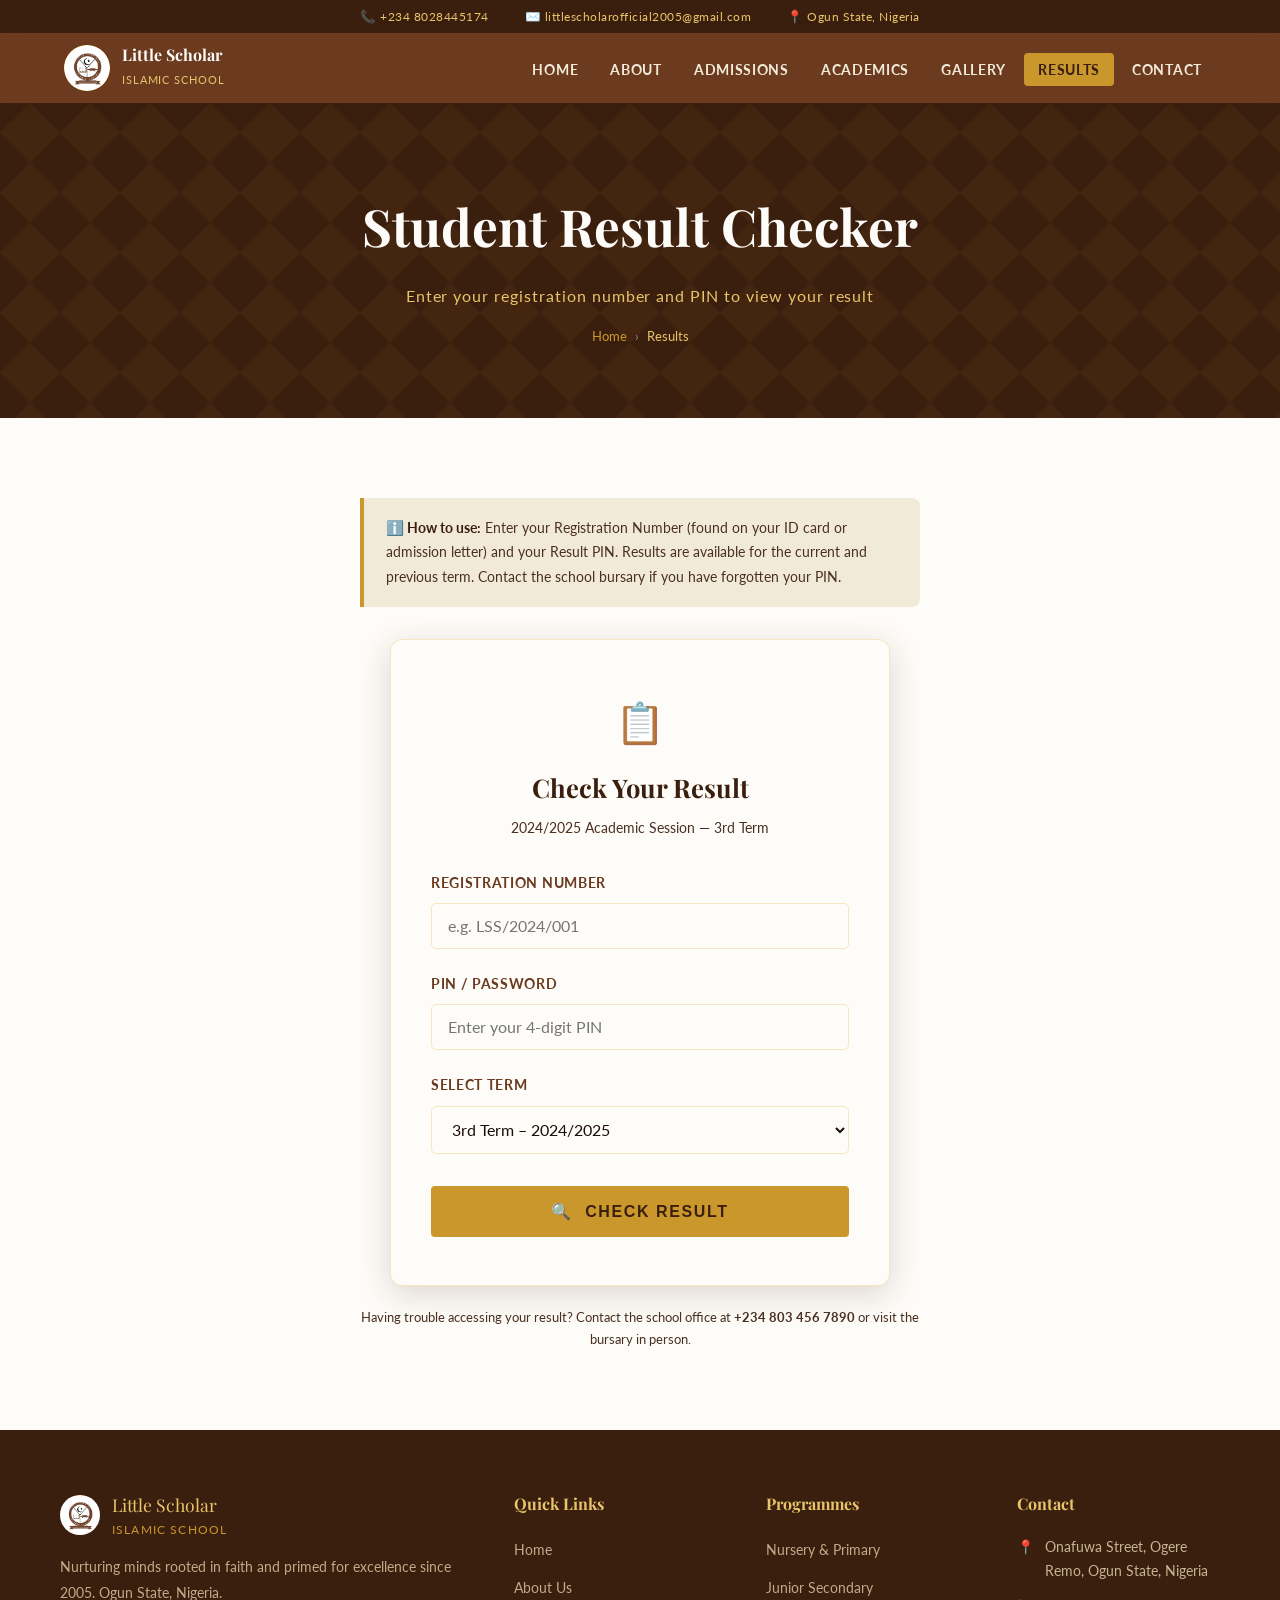
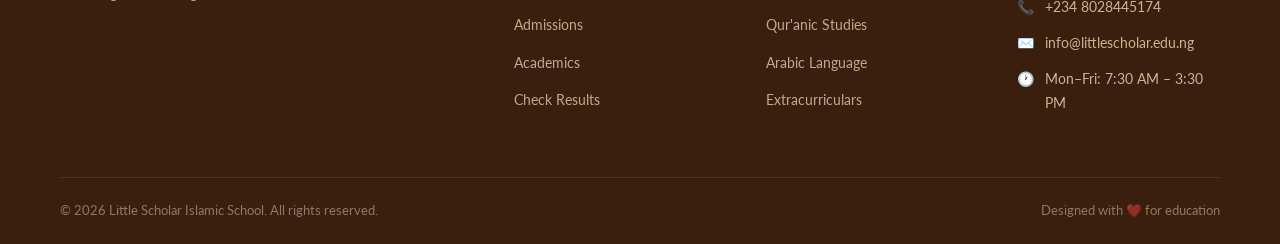
<file: result.html>
<!DOCTYPE html>
<html lang="en">
<head>
  <meta charset="UTF-8"/>
  <meta name="viewport" content="width=device-width, initial-scale=1.0"/>
  <title>Check Results | Little Scholar Islamic School</title>
  <link rel="stylesheet" href="style.css"/>
</head>
<body>

<div class="topbar"><span>📞 +234 8028445174</span><span>✉️ littlescholarofficial2005@gmail.com</span><span>📍 Ogun State, Nigeria</span></div>

<nav>
  <div class="nav-inner">
    <a href="index.html" class="nav-logo">
      <div class="nav-logo-icon">
  <img src="logo.png.jpeg" alt="Little Scholar Logo">
</div> 
      <div class="nav-logo-text"><strong>Little Scholar</strong><span>Islamic School</span></div>
    </a>
    <ul class="nav-links">
      <li><a href="index.html">Home</a></li>
      <li><a href="about.html">About</a></li>
      <li><a href="admissions.html">Admissions</a></li>
      <li><a href="academics.html">Academics</a></li>
      <li><a href="gallery.html">Gallery</a></li>
      <li><a href="result.html" class="active">Results</a></li>
      <li><a href="contact.html">Contact</a></li>
    </ul>
    <div class="hamburger"><span></span><span></span><span></span></div>
  </div>
</nav>

<div class="page-header">
  <div class="page-header-content">
    <h1>Student Result Checker</h1>
    <p>Enter your registration number and PIN to view your result</p>
    <div class="breadcrumb"><a href="index.html">Home</a><span>›</span><span style="color:var(--gold-light);">Results</span></div>
  </div>
</div>

<section>
  <div class="container">
    <div style="max-width:560px;margin:0 auto;">

      <!-- INFO BOX -->
      <div style="background:var(--off-white);border-left:4px solid var(--gold);border-radius:0 8px 8px 0;padding:18px 22px;margin-bottom:32px;font-size:0.9rem;color:var(--text-mid);">
        <strong style="color:var(--brown-dark);">ℹ️ How to use:</strong> Enter your Registration Number (found on your ID card or admission letter) and your Result PIN. Results are available for the current and previous term. Contact the school bursary if you have forgotten your PIN.
      </div>

      <!-- LOGIN FORM -->
      <div class="result-card">
        <div style="text-align:center;margin-bottom:32px;">
          <div style="font-size:2.5rem;margin-bottom:10px;">📋</div>
          <h2 style="font-family:'Playfair Display',serif;color:var(--brown-dark);font-size:1.6rem;margin-bottom:6px;">Check Your Result</h2>
          <p style="color:var(--text-mid);font-size:0.9rem;">2024/2025 Academic Session — 3rd Term</p>
        </div>

        <div id="error-msg" style="display:none;background:#fde8e8;border:1px solid #f5aeae;color:#8b1a1a;padding:12px 16px;border-radius:6px;font-size:0.88rem;margin-bottom:20px;">
          ⚠️ Invalid Registration Number or PIN. Please try again. <br>
          <small style="color:#8b1a1a;">Try: <strong>LSS/2024/001</strong> with PIN <strong>1234</strong></small>
        </div>

        <div class="form-group">
          <label for="reg">Registration Number</label>
          <input type="text" id="reg" placeholder="e.g. LSS/2024/001" autocomplete="off"/>
        </div>
        <div class="form-group">
          <label for="pin">PIN / Password</label>
          <input type="password" id="pin" placeholder="Enter your 4-digit PIN"/>
        </div>
        <div class="form-group">
          <label for="term">Select Term</label>
          <select id="term">
            <option value="3">3rd Term – 2024/2025</option>
            <option value="2">2nd Term – 2024/2025</option>
            <option value="1">1st Term – 2024/2025</option>
          </select>
        </div>

        <button onclick="checkResult()" class="btn btn-gold" style="width:100%;padding:16px;font-size:1rem;letter-spacing:0.1em;margin-top:8px;">
          🔍 &nbsp;Check Result
        </button>

        <!-- RESULT DISPLAY -->
        <div class="result-display" id="result-display">
          <div style="text-align:center;margin-bottom:20px;">
            <div style="display:inline-block;background:#d4f4dd;color:#1a6b32;padding:6px 18px;border-radius:20px;font-size:0.8rem;font-weight:700;letter-spacing:0.06em;">✔ RESULT FOUND</div>
          </div>

          <div class="result-header">
            <div class="result-avatar">👦</div>
            <div>
              <div class="result-name">Abdullahi Musa Ibrahim</div>
              <div class="result-meta">
                <div>Reg. No: LSS/2024/001 &nbsp;|&nbsp; Primary 5A</div>
                <div>Term: 3rd Term &nbsp;|&nbsp; Session: 2024/2025</div>
              </div>
            </div>
          </div>

          <div style="font-size:0.8rem;font-weight:700;letter-spacing:0.1em;text-transform:uppercase;color:var(--gold);margin-bottom:12px;">Subject Scores</div>

          <div class="grade-row">
            <span>English Language</span>
            <div style="display:flex;gap:8px;align-items:center;">
              <span class="grade-score">82/100</span>
              <span class="grade-letter grade-A">A</span>
            </div>
          </div>
          <div class="grade-row">
            <span>Mathematics</span>
            <div style="display:flex;gap:8px;align-items:center;">
              <span class="grade-score">91/100</span>
              <span class="grade-letter grade-A">A</span>
            </div>
          </div>
          <div class="grade-row">
            <span>Basic Science</span>
            <div style="display:flex;gap:8px;align-items:center;">
              <span class="grade-score">78/100</span>
              <span class="grade-letter grade-B">B</span>
            </div>
          </div>
          <div class="grade-row">
            <span>Social Studies</span>
            <div style="display:flex;gap:8px;align-items:center;">
              <span class="grade-score">74/100</span>
              <span class="grade-letter grade-B">B</span>
            </div>
          </div>
          <div class="grade-row">
            <span>Islamic Studies</span>
            <div style="display:flex;gap:8px;align-items:center;">
              <span class="grade-score">95/100</span>
              <span class="grade-letter grade-A">A</span>
            </div>
          </div>
          <div class="grade-row">
            <span>Qur'an &amp; Tajweed</span>
            <div style="display:flex;gap:8px;align-items:center;">
              <span class="grade-score">88/100</span>
              <span class="grade-letter grade-A">A</span>
            </div>
          </div>
          <div class="grade-row">
            <span>Arabic Language</span>
            <div style="display:flex;gap:8px;align-items:center;">
              <span class="grade-score">80/100</span>
              <span class="grade-letter grade-A">A</span>
            </div>
          </div>
          <div class="grade-row">
            <span>Computer Studies</span>
            <div style="display:flex;gap:8px;align-items:center;">
              <span class="grade-score">71/100</span>
              <span class="grade-letter grade-B">B</span>
            </div>
          </div>

          <div class="result-summary">
            <div>
              <div class="result-summary-label">Total Score</div>
              <div class="result-summary-value">659/800</div>
            </div>
            <div style="text-align:center;">
              <div class="result-summary-label">Average</div>
              <div class="result-summary-value">82.4%</div>
            </div>
            <div style="text-align:right;">
              <div class="result-summary-label">Position</div>
              <div class="result-summary-value" style="font-size:1.2rem;">3rd / 42</div>
            </div>
          </div>

          <div style="margin-top:16px;padding:14px;background:var(--off-white);border-radius:8px;font-size:0.88rem;">
            <div style="font-weight:700;color:var(--brown-dark);margin-bottom:4px;">Class Teacher's Remark</div>
            <div style="color:var(--text-mid);font-style:italic;">"Abdullahi is an exceptional student with outstanding performance in Islamic Studies and Mathematics. He should maintain this level of dedication and focus on improving his Social Studies score. Barakallahu feek!"</div>
            <div style="margin-top:6px;font-size:0.78rem;color:var(--brown-mid);font-weight:700;">— Mr. Anas, Class Teacher (Primary 2B)</div>
          </div>

          <div style="margin-top:16px;padding:14px;background:var(--gold-pale);border-radius:8px;font-size:0.88rem;display:flex;justify-content:space-between;">
            <span style="color:var(--brown-mid);">Next Term Begins:</span>
            <strong style="color:var(--brown-dark);">September 15, 2025</strong>
          </div>

          <button onclick="window.print()" class="btn btn-brown" style="width:100%;margin-top:20px;">🖨️ &nbsp;Print Result</button>
        </div>
      </div>

      <p style="text-align:center;color:var(--text-mid);font-size:0.82rem;margin-top:20px;">Having trouble accessing your result? Contact the school office at <strong>+234 803 456 7890</strong> or visit the bursary in person.</p>
    </div>
  </div>
</section>

<footer>
  <div class="footer-grid">
<div class="footer-brand">
  <div style="display:flex;align-items:center;gap:12px;margin-bottom:10px;">

    <div style="width:40px;height:40px;border-radius:50%;overflow:hidden;display:flex;align-items:center;justify-content:center;background:var(--gold);flex-shrink:0;">
      <img src="logo.png.jpeg" alt="Logo"
      style="width:100%;height:100%;object-fit:cover;">
    </div>

    <div>
      <div style="font-family:'Playfair Display',serif;color:var(--gold-light);font-size:1.1rem;">Little Scholar</div>
      <div style="font-size:0.72rem;letter-spacing:0.1em;color:var(--gold);text-transform:uppercase;">Islamic School</div>
    </div>

  </div>

  <p>Nurturing minds rooted in faith and primed for excellence since 2005. Ogun State, Nigeria.</p>
</div>
    <div class="footer-col"><h4>Quick Links</h4><ul><li><a href="index.html">Home</a></li><li><a href="about.html">About Us</a></li><li><a href="admissions.html">Admissions</a></li><li><a href="academics.html">Academics</a></li><li><a href="result.html">Check Results</a></li></ul></div>
    <div class="footer-col"><h4>Programmes</h4><ul><li><a href="academics.html">Nursery &amp; Primary</a></li><li><a href="academics.html">Junior Secondary</a></li><li><a href="academics.html">Qur'anic Studies</a></li><li><a href="academics.html">Arabic Language</a></li><li><a href="academics.html">Extracurriculars</a></li></ul></div>
    <div class="footer-col"><h4>Contact</h4><div class="footer-contact-item"><span>📍</span><span>Onafuwa Street, Ogere Remo, Ogun State, Nigeria</span></div><div class="footer-contact-item"><span>📞</span><span>+234 8028445174</span></div><div class="footer-contact-item"><span>✉️</span><span>info@littlescholar.edu.ng</span></div><div class="footer-contact-item"><span>🕐</span><span>Mon–Fri: 7:30 AM – 3:30 PM</span></div></div>
  </div>
  <div class="footer-bottom"><span>© 2026 Little Scholar Islamic School. All rights reserved.</span><span>Designed with ❤️ for education</span></div>
</footer>

<script src="main.js"></script>
<script>
  // Sample valid credentials
  const VALID = { reg: 'LSS/2024/001', pin: '1234' };

  function checkResult() {
    const reg = document.getElementById('reg').value.trim().toUpperCase();
    const pin = document.getElementById('pin').value.trim();
    const errBox = document.getElementById('error-msg');
    const resultBox = document.getElementById('result-display');

    if (reg === VALID.reg && pin === VALID.pin) {
      errBox.style.display = 'none';
      resultBox.classList.add('show');
      resultBox.scrollIntoView({ behavior: 'smooth', block: 'start' });
    } else {
      errBox.style.display = 'block';
      resultBox.classList.remove('show');
    }
  }

  // Allow Enter key
  document.addEventListener('keydown', function(e) {
    if (e.key === 'Enter') checkResult();
  });
</script>
</body>
</html>
</file>
<file: style.css>
/* ===========================
   Little Scholar Islamic School
   Global Stylesheet
   =========================== */

@import url('https://fonts.googleapis.com/css2?family=Playfair+Display:ital,wght@0,400;0,600;0,700;1,400&family=Lato:wght@300;400;700&family=Amiri:ital,wght@0,400;0,700;1,400&display=swap');

:root {
  --brown-dark:   #3b1f0e;
  --brown-mid:    #6b3a1f;
  --brown-light:  #a0613a;
  --gold:         #c9972c;
  --gold-light:   #e8c56a;
  --gold-pale:    #f5e8c0;
  --white:        #fefcf8;
  --off-white:    #f2ead8;
  --text-dark:    #1a0e06;
  --text-mid:     #4a3020;
  --shadow:       rgba(59,31,14,0.18);
}

*, *::before, *::after { box-sizing: border-box; margin: 0; padding: 0; }

html { scroll-behavior: smooth; }

body {
  font-family: 'Lato', sans-serif;
  background: var(--white);
  color: var(--text-dark);
  line-height: 1.7;
  font-size: 16px;
}

/* ===== TOPBAR ===== */
.topbar {
  background: var(--brown-dark);
  color: var(--gold-light);
  font-size: 0.78rem;
  letter-spacing: 0.04em;
  padding: 6px 0;
  text-align: center;
}
.topbar span { margin: 0 18px; }
.topbar a { color: var(--gold-light); text-decoration: none; }

/* ===== NAVBAR ===== */
nav {
  background: var(--brown-mid);
  position: sticky;
  top: 0;
  z-index: 1000;
  box-shadow: 0 2px 16px var(--shadow);
}
.nav-inner {
  max-width: 1200px;
  margin: 0 auto;
  padding: 0 24px;
  display: flex;
  align-items: center;
  justify-content: space-between;
  height: 70px;
}
.nav-logo {
  display: flex;
  align-items: center;
  gap: 12px;
  text-decoration: none;
}
.nav-logo-icon {
  width: 46px;
  height: 46px;
  background: var(--gold);
  border-radius: 50%;
  display: flex;
  align-items: center;
  justify-content: center;
  overflow: hidden; /* مهم جداً — this clips the image */
  flex-shrink: 0;
}

.nav-logo-icon img {
  width: 100%;
  height: 100%;
  object-fit: cover; /* fills the circle properly */
  border-radius: 50%; /* ensures the image itself is round */
}
.nav-logo-text { color: var(--white); }
.nav-logo-text strong { font-family: 'Playfair Display', serif; font-size: 1rem; display: block; line-height: 1.2; }
.nav-logo-text span { font-size: 0.7rem; color: var(--gold-light); letter-spacing: 0.08em; text-transform: uppercase; }

.nav-links { display: flex; gap: 4px; list-style: none; align-items: center; }
.nav-links a {
  color: var(--off-white);
  text-decoration: none;
  font-size: 0.88rem;
  font-weight: 700;
  letter-spacing: 0.05em;
  text-transform: uppercase;
  padding: 8px 14px;
  border-radius: 4px;
  transition: background 0.2s, color 0.2s;
}
.nav-links a:hover, .nav-links a.active {
  background: var(--gold);
  color: var(--brown-dark);
}

.hamburger { display: none; flex-direction: column; gap: 5px; cursor: pointer; padding: 8px; }
.hamburger span { display: block; width: 25px; height: 2px; background: var(--white); border-radius: 2px; transition: 0.3s; }

/* ===== HERO ===== */
.hero {
  position: relative;
  min-height: 88vh;
  display: flex;
  align-items: center;
  justify-content: center;
  text-align: center;
  overflow: hidden;
  background: var(--brown-dark);
}
.hero-bg {
  position: absolute; inset: 0;
  background:
    radial-gradient(ellipse at 20% 50%, rgba(201,151,44,0.18) 0%, transparent 60%),
    radial-gradient(ellipse at 80% 20%, rgba(107,58,31,0.5) 0%, transparent 60%),
    linear-gradient(160deg, #1a0a03 0%, #3b1f0e 50%, #1a0a03 100%);
}
.hero-pattern {
  position: absolute; inset: 0;
  background-image: url("data:image/svg+xml,%3Csvg width='60' height='60' viewBox='0 0 60 60' xmlns='http://www.w3.org/2000/svg'%3E%3Cg fill='none' fill-rule='evenodd'%3E%3Cg fill='%23c9972c' fill-opacity='0.07'%3E%3Cpath d='M30 0l30 30-30 30L0 30z'/%3E%3C/g%3E%3C/g%3E%3C/svg%3E");
}
.hero-content { position: relative; z-index: 2; padding: 40px 24px; max-width: 860px; }
.hero-badge {
  display: inline-block;
  border: 1px solid var(--gold);
  color: var(--gold-light);
  font-size: 0.72rem;
  letter-spacing: 0.2em;
  text-transform: uppercase;
  padding: 6px 20px;
  border-radius: 30px;
  margin-bottom: 28px;
  animation: fadeDown 0.8s ease both;
}
.hero h1 {
  font-family: 'Playfair Display', serif;
  font-size: clamp(2.2rem, 6vw, 4.2rem);
  color: var(--white);
  line-height: 1.15;
  margin-bottom: 20px;
  animation: fadeDown 0.9s ease 0.1s both;
}
.hero h1 em { color: var(--gold); font-style: normal; }
.hero-slogan {
  font-size: 1rem;
  letter-spacing: 0.22em;
  color: var(--gold-light);
  text-transform: uppercase;
  margin-bottom: 36px;
  animation: fadeDown 1s ease 0.2s both;
}
.hero p {
  color: rgba(254,252,248,0.8);
  font-size: 1.1rem;
  max-width: 600px;
  margin: 0 auto 40px;
  animation: fadeDown 1s ease 0.3s both;
}
.hero-btns { display: flex; gap: 16px; justify-content: center; flex-wrap: wrap; animation: fadeDown 1s ease 0.4s both; }

/* ===== BUTTONS ===== */
.btn {
  display: inline-block;
  padding: 14px 32px;
  border-radius: 4px;
  font-weight: 700;
  font-size: 0.88rem;
  letter-spacing: 0.08em;
  text-transform: uppercase;
  text-decoration: none;
  cursor: pointer;
  border: none;
  transition: transform 0.2s, box-shadow 0.2s, background 0.2s;
}
.btn:hover { transform: translateY(-2px); box-shadow: 0 8px 24px rgba(0,0,0,0.2); }
.btn-gold { background: var(--gold); color: var(--brown-dark); }
.btn-gold:hover { background: var(--gold-light); }
.btn-outline { background: transparent; color: var(--white); border: 2px solid var(--white); }
.btn-outline:hover { background: rgba(255,255,255,0.1); }
.btn-brown { background: var(--brown-mid); color: var(--white); }
.btn-brown:hover { background: var(--brown-dark); }

/* ===== SECTION STYLES ===== */
section { padding: 80px 24px; }
.container { max-width: 1160px; margin: 0 auto; }

.section-label {
  font-size: 0.72rem;
  letter-spacing: 0.2em;
  text-transform: uppercase;
  color: var(--gold);
  font-weight: 700;
  margin-bottom: 10px;
}
.section-title {
  font-family: 'Playfair Display', serif;
  font-size: clamp(1.8rem, 4vw, 2.8rem);
  color: var(--brown-dark);
  line-height: 1.25;
  margin-bottom: 16px;
}
.section-title em { color: var(--gold); font-style: normal; }
.section-divider {
  width: 60px; height: 3px;
  background: linear-gradient(90deg, var(--gold), var(--gold-light));
  border-radius: 2px;
  margin: 0 auto 40px;
}
.section-divider.left { margin-left: 0; }
.section-subtitle { color: var(--text-mid); font-size: 1.05rem; max-width: 600px; margin-bottom: 50px; }
.text-center { text-align: center; }

/* ===== STATS BAR ===== */
.stats-bar { background: var(--brown-dark); padding: 40px 24px; }
.stats-grid { display: grid; grid-template-columns: repeat(4, 1fr); gap: 0; max-width: 1000px; margin: 0 auto; }
.stat-item { text-align: center; padding: 20px; border-right: 1px solid rgba(201,151,44,0.2); }
.stat-item:last-child { border-right: none; }
.stat-num { font-family: 'Playfair Display', serif; font-size: 2.8rem; color: var(--gold); line-height: 1; }
.stat-label { font-size: 0.8rem; letter-spacing: 0.1em; text-transform: uppercase; color: var(--gold-pale); margin-top: 6px; }

/* ===== CARDS ===== */
.cards-grid { display: grid; grid-template-columns: repeat(3, 1fr); gap: 28px; }
.card {
  background: var(--white);
  border: 1px solid var(--gold-pale);
  border-radius: 8px;
  padding: 36px 28px;
  transition: transform 0.25s, box-shadow 0.25s, border-color 0.25s;
  position: relative;
  overflow: hidden;
}
.card::before {
  content: '';
  position: absolute;
  top: 0; left: 0; right: 0;
  height: 4px;
  background: linear-gradient(90deg, var(--gold), var(--gold-light));
  transform: scaleX(0);
  transition: transform 0.3s;
}
.card:hover { transform: translateY(-6px); box-shadow: 0 16px 40px var(--shadow); border-color: var(--gold); }
.card:hover::before { transform: scaleX(1); }
.card-icon { font-size: 2.2rem; margin-bottom: 16px; }
.card h3 { font-family: 'Playfair Display', serif; font-size: 1.2rem; color: var(--brown-dark); margin-bottom: 10px; }
.card p { color: var(--text-mid); font-size: 0.95rem; }

/* ===== PAGE HEADER ===== */
.page-header {
  background: var(--brown-dark);
  position: relative;
  overflow: hidden;
  padding: 80px 24px 70px;
  text-align: center;
}
.page-header::before {
  content: '';
  position: absolute; inset: 0;
  background-image: url("data:image/svg+xml,%3Csvg width='60' height='60' viewBox='0 0 60 60' xmlns='http://www.w3.org/2000/svg'%3E%3Cg fill='%23c9972c' fill-opacity='0.06'%3E%3Cpath d='M30 0l30 30-30 30L0 30z'/%3E%3C/g%3E%3C/svg%3E");
}
.page-header-content { position: relative; z-index: 1; }
.page-header h1 {
  font-family: 'Playfair Display', serif;
  font-size: clamp(2rem, 5vw, 3.2rem);
  color: var(--white);
  margin-bottom: 12px;
}
.page-header p { color: var(--gold-light); font-size: 1rem; letter-spacing: 0.06em; }
.breadcrumb { display: flex; justify-content: center; gap: 8px; margin-top: 16px; font-size: 0.82rem; }
.breadcrumb a { color: var(--gold); text-decoration: none; }
.breadcrumb span { color: rgba(254,252,248,0.5); }

/* ===== QUOTE/VERSE BOX ===== */
.verse-box {
  background: var(--off-white);
  border-left: 4px solid var(--gold);
  padding: 28px 32px;
  border-radius: 0 8px 8px 0;
  margin: 40px 0;
}
.verse-arabic {
  font-family: 'Amiri', serif;
  font-size: 1.7rem;
  color: var(--brown-mid);
  text-align: right;
  direction: rtl;
  margin-bottom: 12px;
  line-height: 2;
}
.verse-trans { font-style: italic; color: var(--text-mid); margin-bottom: 6px; }
.verse-ref { font-size: 0.82rem; color: var(--gold); font-weight: 700; letter-spacing: 0.08em; }

/* ===== TABLE ===== */
table { width: 100%; border-collapse: collapse; }
th { background: var(--brown-mid); color: var(--white); padding: 14px 18px; text-align: left; font-size: 0.85rem; letter-spacing: 0.05em; text-transform: uppercase; }
td { padding: 13px 18px; border-bottom: 1px solid var(--gold-pale); color: var(--text-mid); font-size: 0.95rem; }
tr:nth-child(even) td { background: var(--off-white); }
tr:hover td { background: var(--gold-pale); }

/* ===== FORM STYLES ===== */
.form-group { margin-bottom: 24px; }
.form-group label { display: block; font-weight: 700; font-size: 0.85rem; letter-spacing: 0.05em; text-transform: uppercase; color: var(--brown-mid); margin-bottom: 8px; }
.form-group input, .form-group select, .form-group textarea {
  width: 100%;
  padding: 13px 16px;
  border: 1.5px solid var(--gold-pale);
  border-radius: 5px;
  font-family: 'Lato', sans-serif;
  font-size: 0.97rem;
  color: var(--text-dark);
  background: var(--white);
  transition: border-color 0.2s, box-shadow 0.2s;
  outline: none;
}
.form-group input:focus, .form-group select:focus, .form-group textarea:focus {
  border-color: var(--gold);
  box-shadow: 0 0 0 3px rgba(201,151,44,0.15);
}
.form-group textarea { min-height: 130px; resize: vertical; }

/* ===== GALLERY GRID ===== */
.gallery-grid { display: grid; grid-template-columns: repeat(3, 1fr); gap: 16px; }
.gallery-item {
  border-radius: 8px;
  overflow: hidden;
  aspect-ratio: 4/3;
  position: relative;
  cursor: pointer;
}
.gallery-item-inner {
  width: 100%; height: 100%;
  display: flex; align-items: center; justify-content: center;
  font-size: 3rem;
  position: relative;
  transition: transform 0.4s;
}
.gallery-item:hover .gallery-item-inner { transform: scale(1.06); }
.gallery-caption {
  position: absolute; bottom: 0; left: 0; right: 0;
  background: linear-gradient(0deg, rgba(59,31,14,0.85) 0%, transparent 100%);
  color: var(--white);
  padding: 20px 16px 12px;
  font-size: 0.85rem;
  transform: translateY(8px);
  opacity: 0;
  transition: 0.3s;
}
.gallery-item:hover .gallery-caption { opacity: 1; transform: translateY(0); }

/* ===== RESULT PAGE ===== */
.result-card {
  background: var(--white);
  border: 1px solid var(--gold-pale);
  border-radius: 12px;
  padding: 48px 40px;
  max-width: 500px;
  margin: 0 auto;
  box-shadow: 0 8px 32px var(--shadow);
}
.result-display {
  background: var(--off-white);
  border-radius: 10px;
  padding: 32px;
  margin-top: 32px;
  display: none;
  animation: fadeDown 0.5s ease;
}
.result-display.show { display: block; }
.result-header { display: flex; align-items: center; gap: 16px; margin-bottom: 24px; padding-bottom: 20px; border-bottom: 2px solid var(--gold-pale); }
.result-avatar { width: 64px; height: 64px; background: var(--gold); border-radius: 50%; display: flex; align-items: center; justify-content: center; font-size: 1.8rem; flex-shrink: 0; }
.result-name { font-family: 'Playfair Display', serif; font-size: 1.2rem; color: var(--brown-dark); }
.result-meta { font-size: 0.82rem; color: var(--text-mid); }
.grade-row { display: flex; justify-content: space-between; align-items: center; padding: 10px 0; border-bottom: 1px solid var(--gold-pale); font-size: 0.93rem; }
.grade-row:last-child { border-bottom: none; }
.grade-row span:first-child { color: var(--text-mid); }
.grade-score { font-weight: 700; color: var(--brown-mid); }
.grade-letter { display: inline-block; padding: 2px 10px; border-radius: 20px; font-size: 0.78rem; font-weight: 700; }
.grade-A { background: #d4f4dd; color: #1a6b32; }
.grade-B { background: #d4e8f4; color: #1a4b6b; }
.grade-C { background: #f4f0d4; color: #6b5a1a; }
.result-summary { margin-top: 24px; padding: 16px; background: var(--brown-dark); border-radius: 8px; display: flex; justify-content: space-between; align-items: center; }
.result-summary-label { color: var(--gold-pale); font-size: 0.82rem; letter-spacing: 0.08em; text-transform: uppercase; }
.result-summary-value { color: var(--gold); font-family: 'Playfair Display', serif; font-size: 1.5rem; }

/* ===== FOOTER ===== */
footer { background: var(--brown-dark); color: var(--gold-pale); padding: 60px 24px 0; }
.footer-grid { display: grid; grid-template-columns: 2fr 1fr 1fr 1fr; gap: 48px; max-width: 1160px; margin: 0 auto; padding-bottom: 50px; border-bottom: 1px solid rgba(201,151,44,0.15); }
.footer-brand p { font-size: 0.9rem; margin-top: 14px; color: rgba(245,232,192,0.7); line-height: 1.8; }
.footer-col h4 { font-family: 'Playfair Display', serif; color: var(--gold-light); font-size: 1rem; margin-bottom: 18px; }
.footer-col ul { list-style: none; }
.footer-col ul li { margin-bottom: 10px; }
.footer-col ul li a { color: rgba(245,232,192,0.7); text-decoration: none; font-size: 0.9rem; transition: color 0.2s; }
.footer-col ul li a:hover { color: var(--gold-light); }
.footer-contact-item { display: flex; gap: 10px; margin-bottom: 12px; font-size: 0.88rem; color: rgba(245,232,192,0.75); align-items: flex-start; }
.footer-contact-item span:first-child { color: var(--gold); flex-shrink: 0; }
.footer-bottom { max-width: 1160px; margin: 0 auto; padding: 22px 0; display: flex; justify-content: space-between; align-items: center; font-size: 0.8rem; color: rgba(245,232,192,0.45); }

/* ===== ANIMATIONS ===== */
@keyframes fadeDown {
  from { opacity: 0; transform: translateY(-20px); }
  to   { opacity: 1; transform: translateY(0); }
}
@keyframes fadeUp {
  from { opacity: 0; transform: translateY(30px); }
  to   { opacity: 1; transform: translateY(0); }
}
.fade-up { animation: fadeUp 0.7s ease both; }

/* ===== RESPONSIVE ===== */
@media (max-width: 900px) {
  .cards-grid { grid-template-columns: 1fr 1fr; }
  .stats-grid { grid-template-columns: repeat(2, 1fr); }
  .footer-grid { grid-template-columns: 1fr 1fr; gap: 32px; }
  .gallery-grid { grid-template-columns: 1fr 1fr; }
}

@media (max-width: 640px) {
  .nav-links { display: none; flex-direction: column; position: absolute; top: 70px; left: 0; right: 0; background: var(--brown-mid); padding: 16px; gap: 0; }
  .nav-links.open { display: flex; }
  .nav-links a { padding: 12px 16px; border-radius: 0; border-bottom: 1px solid rgba(255,255,255,0.07); }
  .hamburger { display: flex; }
  nav { position: relative; }
  .cards-grid { grid-template-columns: 1fr; }
  .stats-grid { grid-template-columns: 1fr 1fr; }
  .footer-grid { grid-template-columns: 1fr; gap: 28px; }
  .footer-bottom { flex-direction: column; gap: 8px; text-align: center; }
  .gallery-grid { grid-template-columns: 1fr; }
  .result-card { padding: 28px 20px; }
}
</file>
